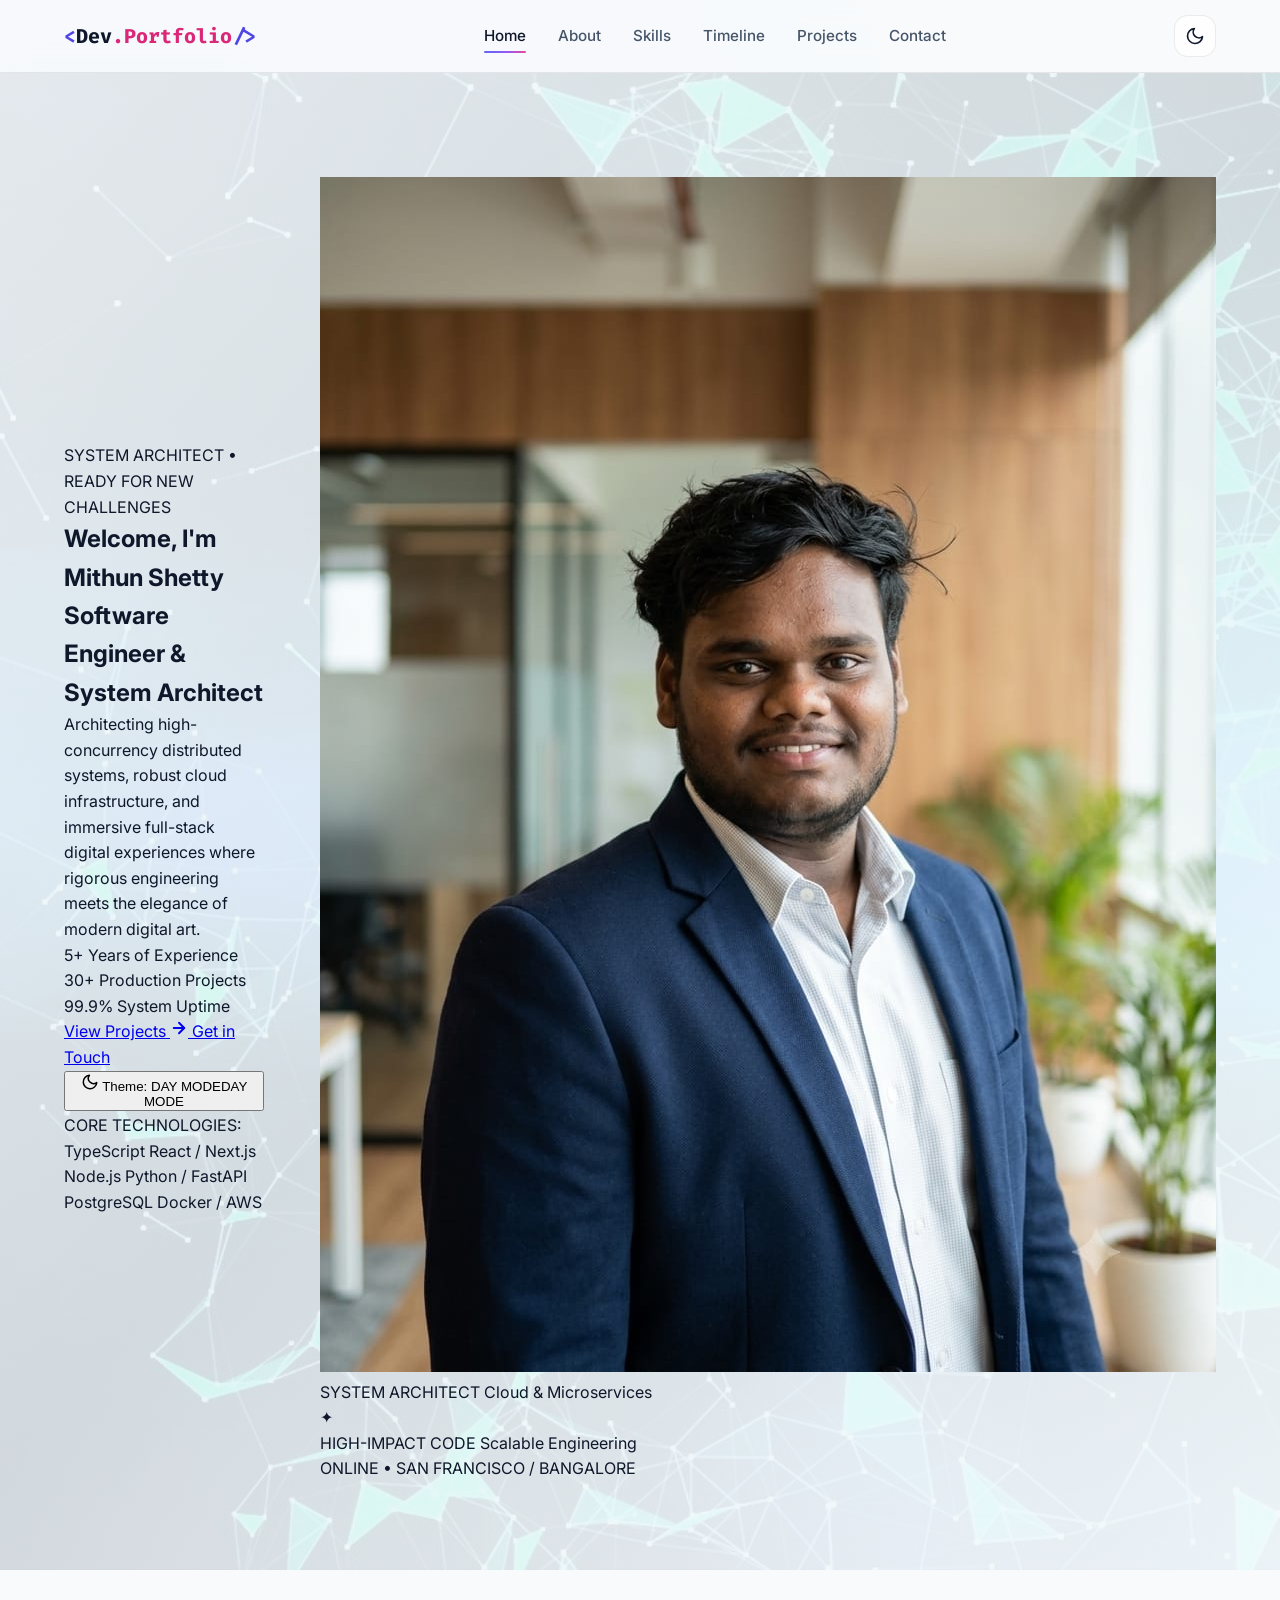
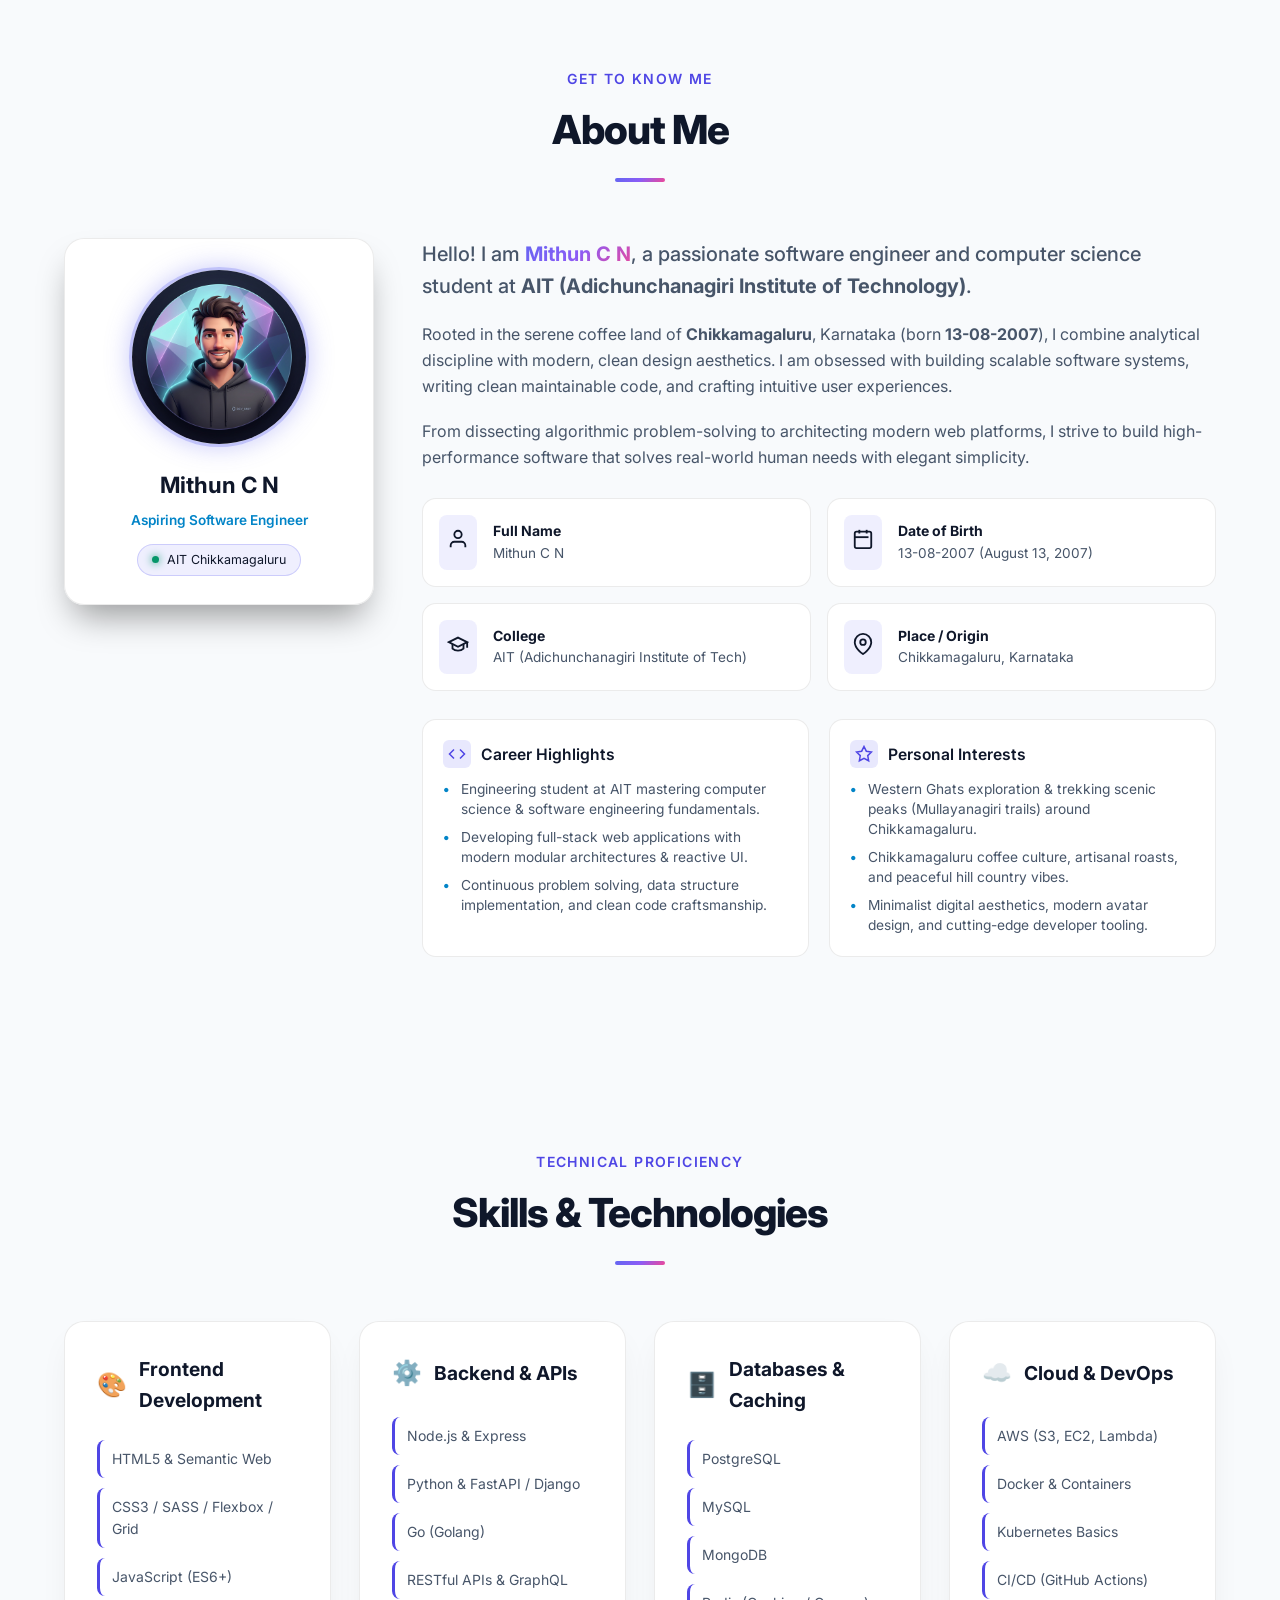
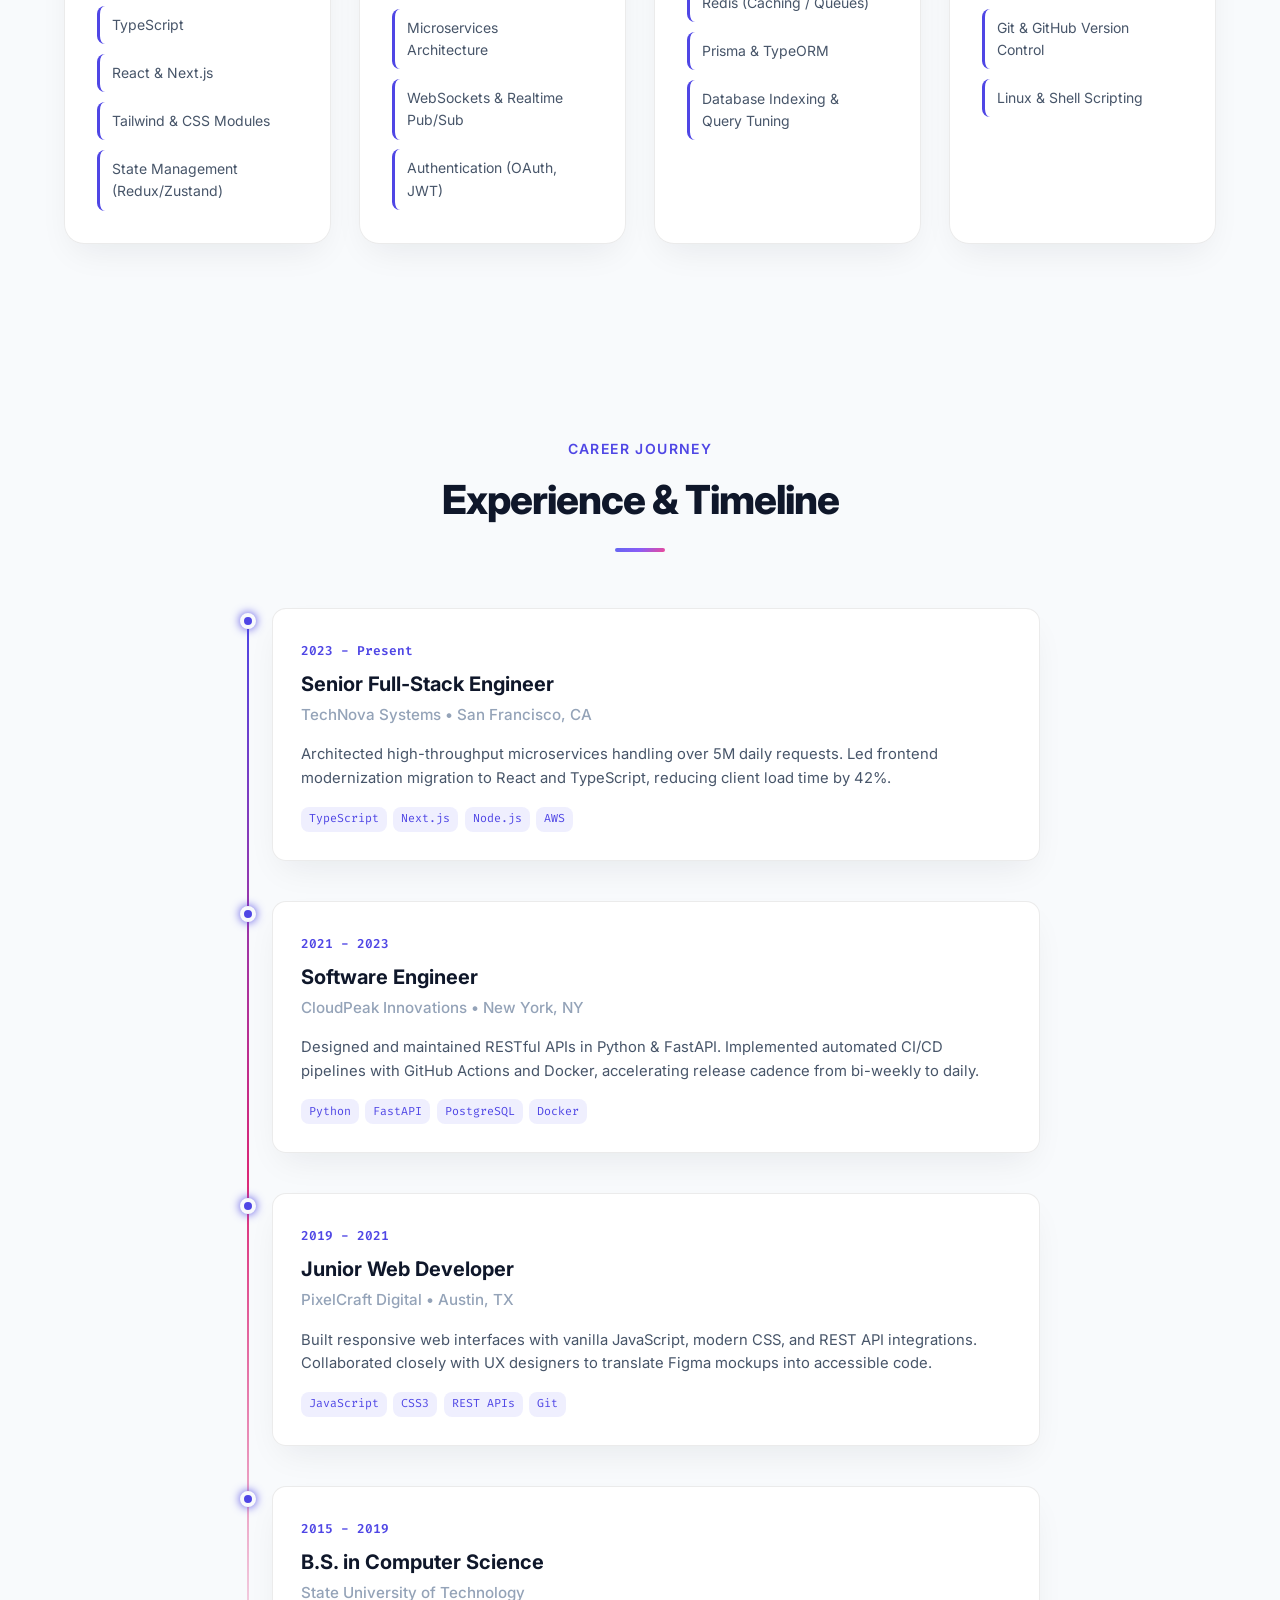
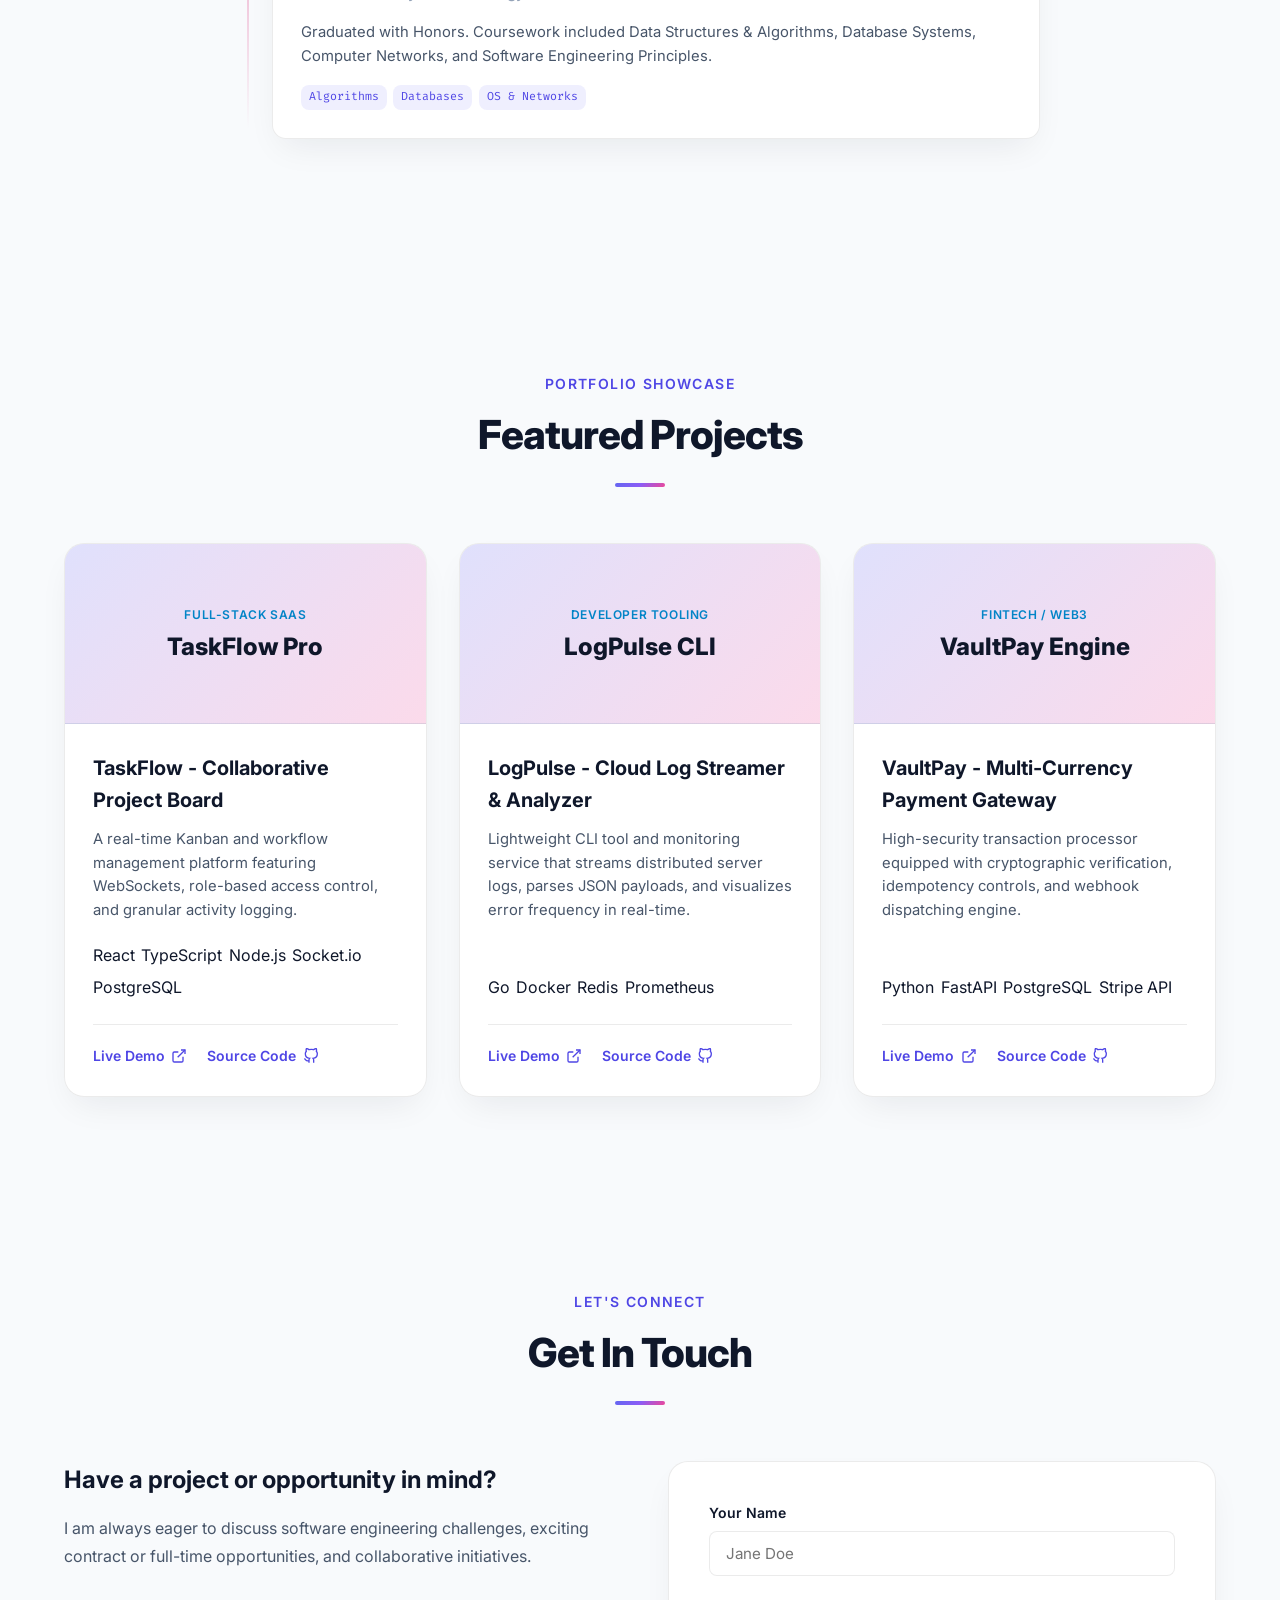
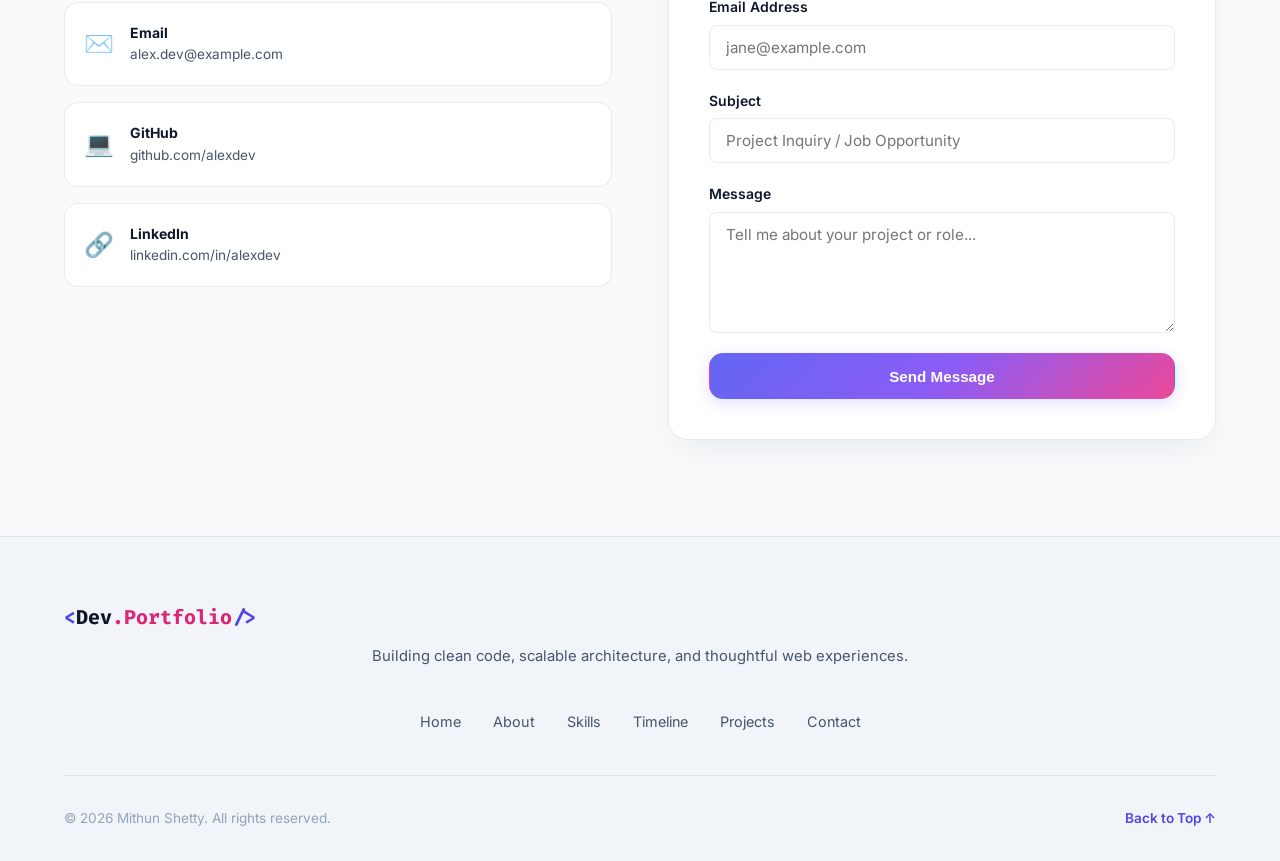
<file: index.html>
<!DOCTYPE html>
<html lang="en">
<head>
  <meta charset="UTF-8">
  <meta name="viewport" content="width=device-width, initial-scale=1.0">
  <meta name="description" content="Portfolio of Mithun Shetty - Software Engineer & System Architect specializing in modern full-stack web applications, system design, and clean code.">
  <title>Mithun Shetty | Software Engineer &amp; System Architect</title>
  
  <!-- Preconnect to Google Fonts -->
  <link rel="preconnect" href="https://fonts.googleapis.com">
  <link rel="preconnect" href="https://fonts.gstatic.com" crossorigin>
  <link href="https://fonts.googleapis.com/css2?family=Fira+Code:wght@400;500&family=Inter:wght@300;400;500;600;700;800&family=Press+Start+2P&family=Silkscreen:wght@400;700&display=swap" rel="stylesheet">
  
  <!-- Stylesheet -->
  <link rel="stylesheet" href="style.css">
</head>
<body>

  <!-- ========================================================= -->
  <!-- HEADER & NAVIGATION                                      -->
  <!-- ========================================================= -->
  <header class="site-header" id="header">
    <div class="container header-container">
      <a href="#hero" class="brand-logo" aria-label="Home">
        <span class="logo-bracket">&lt;</span><span class="logo-text">Dev</span><span class="logo-accent">.Portfolio</span><span class="logo-bracket">/&gt;</span>
      </a>

      <!-- Desktop Navigation Menu -->
      <nav class="site-nav" id="site-nav" aria-label="Main Navigation">
        <ul class="nav-list">
          <li class="nav-item"><a href="#hero" class="nav-link active">Home</a></li>
          <li class="nav-item"><a href="#about" class="nav-link">About</a></li>
          <li class="nav-item"><a href="#skills" class="nav-link">Skills</a></li>
          <li class="nav-item"><a href="#timeline" class="nav-link">Timeline</a></li>
          <li class="nav-item"><a href="#projects" class="nav-link">Projects</a></li>
          <li class="nav-item"><a href="#contact" class="nav-link">Contact</a></li>
        </ul>
      </nav>

      <div class="header-actions">
        <!-- =================================================== -->
        <!-- PLACEHOLDER: NIGHT / DARK MODE TOGGLE               -->
        <!-- =================================================== -->
        <!-- 
          Night Mode Toggle Button:
          - Toggles light / dark color scheme
          - Accessible with aria-pressed and aria-label
          - Includes SVGs for Sun and Moon icons
        -->
        <button id="theme-toggle" class="theme-toggle" type="button" aria-label="Toggle dark/night mode" aria-pressed="true" title="Toggle night mode">
          <svg class="theme-icon icon-sun" xmlns="http://www.w3.org/2000/svg" width="20" height="20" viewBox="0 0 24 24" fill="none" stroke="currentColor" stroke-width="2" stroke-linecap="round" stroke-linejoin="round" aria-hidden="true">
            <circle cx="12" cy="12" r="5"></circle>
            <line x1="12" y1="1" x2="12" y2="3"></line>
            <line x1="12" y1="21" x2="12" y2="23"></line>
            <line x1="4.22" y1="4.22" x2="5.64" y2="5.64"></line>
            <line x1="18.36" y1="18.36" x2="19.78" y2="19.78"></line>
            <line x1="1" y1="12" x2="3" y2="12"></line>
            <line x1="21" y1="12" x2="23" y2="12"></line>
            <line x1="4.22" y1="19.78" x2="5.64" y2="18.36"></line>
            <line x1="18.36" y1="5.64" x2="19.78" y2="4.22"></line>
          </svg>
          <svg class="theme-icon icon-moon" xmlns="http://www.w3.org/2000/svg" width="20" height="20" viewBox="0 0 24 24" fill="none" stroke="currentColor" stroke-width="2" stroke-linecap="round" stroke-linejoin="round" aria-hidden="true">
            <path d="M21 12.79A9 9 0 1 1 11.21 3 7 7 0 0 0 21 12.79z"></path>
          </svg>
          <span class="sr-only">Toggle Night Mode</span>
        </button>
        <!-- END PLACEHOLDER: NIGHT MODE TOGGLE -->

        <!-- Mobile Navigation Toggle -->
        <button id="mobile-menu-btn" class="mobile-menu-btn" aria-label="Open navigation menu" aria-expanded="false" aria-controls="site-nav">
          <span class="hamburger-bar"></span>
          <span class="hamburger-bar"></span>
          <span class="hamburger-bar"></span>
        </button>
      </div>
    </div>
  </header>

  <!-- ========================================================= -->
  <!-- MAIN CONTENT AREA                                        -->
  <!-- ========================================================= -->
  <main id="main-content">

    <!-- ======================================================= -->
    <!-- ======================================================= -->
    <!-- SECTION: HERO (MODERN ART STYLE DESIGN)                 -->
    <!-- ======================================================= -->
    <section id="hero" class="section hero-section modern-art-hero" aria-labelledby="hero-heading">
      <!-- Ambient Modern Art Canvas Accents & Geometric Glow Elements -->
      <div class="modern-art-backdrop-glow" aria-hidden="true"></div>
      <div class="modern-art-geometric-nodes" aria-hidden="true">
        <span class="art-geo-node geo-node-1"></span>
        <span class="art-geo-node geo-node-2"></span>
        <span class="art-geo-node geo-node-3"></span>
      </div>

      <div class="container hero-container modern-art-container">
        <!-- Hero Content / Modern Art Editorial Canvas -->
        <div class="hero-content modern-art-canvas">
          
          <!-- Modern Art Live Status Badge -->
          <div class="modern-art-badge">
            <span class="art-indicator-ring">
              <span class="art-indicator-core"></span>
            </span>
            <span class="art-badge-label">SYSTEM ARCHITECT &bull; READY FOR NEW CHALLENGES</span>
          </div>

          <!-- Main Welcoming Title -->
          <h1 id="hero-heading" class="hero-title modern-art-title">
            <span class="hero-salutation">Welcome, I'm</span>
            <span class="hero-name-gradient">Mithun Shetty</span>
            <span class="hero-role-headline">Software Engineer &amp; System Architect</span>
          </h1>

          <!-- Brief Welcoming Tagline -->
          <p class="hero-description modern-art-tagline">
            Architecting high-concurrency distributed systems, robust cloud infrastructure, and immersive full-stack digital experiences where rigorous engineering meets the elegance of modern digital art.
          </p>

          <!-- Modern Art Key Metrics Strip -->
          <div class="modern-art-stats-strip" aria-label="Key engineering achievements">
            <div class="art-stat-box">
              <span class="art-stat-num">5<span class="art-stat-plus">+</span></span>
              <span class="art-stat-text">Years of Experience</span>
            </div>
            <div class="art-stat-divider" aria-hidden="true"></div>
            <div class="art-stat-box">
              <span class="art-stat-num">30<span class="art-stat-plus">+</span></span>
              <span class="art-stat-text">Production Projects</span>
            </div>
            <div class="art-stat-divider" aria-hidden="true"></div>
            <div class="art-stat-box">
              <span class="art-stat-num">99.9<span class="art-stat-plus">%</span></span>
              <span class="art-stat-text">System Uptime</span>
            </div>
          </div>

          <!-- Interactive Modern Art Action Buttons & Night Mode Toggle -->
          <div class="hero-actions modern-art-actions">
            <a href="#projects" class="art-btn art-btn-primary" id="hero-projects-btn">
              <span>View Projects</span>
              <svg class="art-btn-arrow" xmlns="http://www.w3.org/2000/svg" width="18" height="18" viewBox="0 0 24 24" fill="none" stroke="currentColor" stroke-width="2.5" stroke-linecap="round" stroke-linejoin="round" aria-hidden="true">
                <line x1="5" y1="12" x2="19" y2="12"></line>
                <polyline points="12 5 19 12 12 19"></polyline>
              </svg>
            </a>
            
            <a href="#contact" class="art-btn art-btn-secondary" id="hero-contact-btn">
              <span>Get in Touch</span>
            </a>

            <!-- =================================================== -->
            <!-- HERO NIGHT MODE TOGGLE (MEDIA QUERY SYNCED)         -->
            <!-- =================================================== -->
            <button type="button" class="art-btn art-btn-toggle" id="hero-theme-toggle" aria-label="Toggle Night Mode" title="Toggle night / day mode">
              <span class="art-toggle-icon-wrap" aria-hidden="true">
                <!-- Sun Icon (Active in Dark Mode / Switches to Light) -->
                <svg class="icon-sun" xmlns="http://www.w3.org/2000/svg" width="18" height="18" viewBox="0 0 24 24" fill="none" stroke="currentColor" stroke-width="2" stroke-linecap="round" stroke-linejoin="round">
                  <circle cx="12" cy="12" r="5"></circle>
                  <line x1="12" y1="1" x2="12" y2="3"></line>
                  <line x1="12" y1="21" x2="12" y2="23"></line>
                  <line x1="4.22" y1="4.22" x2="5.64" y2="5.64"></line>
                  <line x1="18.36" y1="18.36" x2="19.78" y2="19.78"></line>
                  <line x1="1" y1="12" x2="3" y2="12"></line>
                  <line x1="21" y1="12" x2="23" y2="12"></line>
                  <line x1="4.22" y1="19.78" x2="5.64" y2="18.36"></line>
                  <line x1="18.36" y1="5.64" x2="19.78" y2="4.22"></line>
                </svg>
                <!-- Moon Icon (Active in Light Mode / Switches to Dark) -->
                <svg class="icon-moon" xmlns="http://www.w3.org/2000/svg" width="18" height="18" viewBox="0 0 24 24" fill="none" stroke="currentColor" stroke-width="2" stroke-linecap="round" stroke-linejoin="round">
                  <path d="M21 12.79A9 9 0 1 1 11.21 3 7 7 0 0 0 21 12.79z"></path>
                </svg>
              </span>
              <span class="art-toggle-label">
                <span class="art-toggle-caption">Theme:</span>
                <span class="art-toggle-status theme-text-status pixel-toggle-text">NIGHT MODE</span>
              </span>
            </button>
            <!-- END HERO NIGHT MODE TOGGLE -->
          </div>

          <!-- Modern Art Equipped Technology Matrix -->
          <div class="modern-art-tech-matrix">
            <span class="tech-matrix-title">CORE TECHNOLOGIES:</span>
            <div class="tech-tags modern-art-tags">
              <span class="art-tag"><span class="tag-accent-dot"></span> TypeScript</span>
              <span class="art-tag"><span class="tag-accent-dot"></span> React / Next.js</span>
              <span class="art-tag"><span class="tag-accent-dot"></span> Node.js</span>
              <span class="art-tag"><span class="tag-accent-dot"></span> Python / FastAPI</span>
              <span class="art-tag"><span class="tag-accent-dot"></span> PostgreSQL</span>
              <span class="art-tag"><span class="tag-accent-dot"></span> Docker / AWS</span>
            </div>
          </div>
        </div>

        <!-- Hero Visual: Modern Art Gallery Portrait & Asymmetric Framing -->
        <div class="hero-visual modern-art-visual">
          <div class="art-gallery-frame">
            <!-- Modern Art Geometric Floating Canvases -->
            <div class="art-geometric-backing art-backing-cyan" aria-hidden="true"></div>
            <div class="art-geometric-backing art-backing-violet" aria-hidden="true"></div>

            <!-- Main Portrait Card with Frosted Glass Border -->
            <div class="art-portrait-card">
              <div class="art-image-inner">
                <img src="mithun profilre.jpeg" alt="Mithun Shetty - Software Engineer" class="modern-art-image" onerror="this.onerror=null; this.src='https://images.unsplash.com/photo-1534972195531-a756b1126f24?auto=format&fit=crop&w=600&q=80';">
                <div class="art-image-gradient-overlay"></div>
              </div>

              <!-- Modern Art Floating Chips -->
              <div class="art-floating-pill pill-top">
                <span class="pill-glow-orb"></span>
                <div class="pill-text-group">
                  <span class="pill-title">SYSTEM ARCHITECT</span>
                  <span class="pill-subtitle">Cloud &amp; Microservices</span>
                </div>
              </div>

              <div class="art-floating-pill pill-bottom">
                <span class="pill-icon">✦</span>
                <div class="pill-text-group">
                  <span class="pill-title">HIGH-IMPACT CODE</span>
                  <span class="pill-subtitle">Scalable Engineering</span>
                </div>
              </div>

              <!-- Card Status Bar -->
              <div class="art-card-footer">
                <span class="art-pulse-dot"></span>
                <span class="art-footer-status">ONLINE &bull; SAN FRANCISCO / BANGALORE</span>
              </div>
            </div>
          </div>
        </div>
      </div>
    </section>
    <!-- END SECTION: HERO -->

    <!-- ======================================================= -->
    <!-- SECTION: ABOUT (PLACEHOLDER)                            -->
    <!-- ======================================================= -->
    <!-- 
      About Section:
      - Biography / background story
      - Core philosophies & engineering focus
      - Key milestones or quick stats
    -->
        <!-- ======================================================= -->
    <!-- SECTION: ABOUT ME                                       -->
    <!-- ======================================================= -->
    <section id="about" class="section about-section" aria-labelledby="about-heading">
      <div class="container">
        <div class="section-header">
          <span class="section-subtitle">Get To Know Me</span>
          <h2 id="about-heading" class="section-title">About Me</h2>
          <div class="section-divider"></div>
        </div>

        <div class="about-grid about-modern-grid">
          
          <!-- Modern Art Avatar & Identity Showcase -->
          <div class="about-avatar-container">
            <div class="about-avatar-card">
              <div class="about-avatar-glow"></div>
              <div class="about-avatar-frame">
                <img src="modern-avatar.jpg" alt="Mithun C N - Modern Art Avatar" class="about-avatar-img" onerror="this.onerror=null; this.src='mithun profilre.jpeg';">
              </div>
              <div class="about-avatar-meta">
                <h3 class="about-avatar-name">Mithun C N</h3>
                <span class="about-avatar-role">Aspiring Software Engineer</span>
                <div class="about-avatar-status">
                  <span class="status-pulse-dot"></span>
                  <span>AIT Chikkamagaluru</span>
                </div>
              </div>
            </div>
          </div>

          <!-- Clean Minimalistic Bio & Highlights -->
          <div class="about-bio-container">
            <div class="about-bio">
              <p class="about-lead">
                Hello! I am <strong class="text-gradient">Mithun C N</strong>, a passionate software engineer and computer science student at <strong>AIT (Adichunchanagiri Institute of Technology)</strong>.
              </p>
              <p>
                Rooted in the serene coffee land of <strong>Chikkamagaluru</strong>, Karnataka (born <strong>13-08-2007</strong>), I combine analytical discipline with modern, clean design aesthetics. I am obsessed with building scalable software systems, writing clean maintainable code, and crafting intuitive user experiences.
              </p>
              <p>
                From dissecting algorithmic problem-solving to architecting modern web platforms, I strive to build high-performance software that solves real-world human needs with elegant simplicity.
              </p>
            </div>

            <!-- Essential Info Cards -->
            <div class="about-highlights about-info-grid">
              <div class="highlight-item">
                <span class="highlight-icon">
                  <svg width="22" height="22" viewBox="0 0 24 24" fill="none" stroke="currentColor" stroke-width="2"><path d="M20 21v-2a4 4 0 0 0-4-4H8a4 4 0 0 0-4 4v2"></path><circle cx="12" cy="7" r="4"></circle></svg>
                </span>
                <div>
                  <strong>Full Name</strong>
                  <p>Mithun C N</p>
                </div>
              </div>

              <div class="highlight-item">
                <span class="highlight-icon">
                  <svg width="22" height="22" viewBox="0 0 24 24" fill="none" stroke="currentColor" stroke-width="2"><rect x="3" y="4" width="18" height="18" rx="2" ry="2"></rect><line x1="16" y1="2" x2="16" y2="6"></line><line x1="8" y1="2" x2="8" y2="6"></line><line x1="3" y1="10" x2="18" y2="10"></line></svg>
                </span>
                <div>
                  <strong>Date of Birth</strong>
                  <p>13-08-2007 (August 13, 2007)</p>
                </div>
              </div>

              <div class="highlight-item">
                <span class="highlight-icon">
                  <svg width="22" height="22" viewBox="0 0 24 24" fill="none" stroke="currentColor" stroke-width="2"><path d="M22 10v6M2 10l10-5 10 5-10 5z"></path><path d="M6 12v5c3 3 9 3 12 0v-5"></path></svg>
                </span>
                <div>
                  <strong>College</strong>
                  <p>AIT (Adichunchanagiri Institute of Tech)</p>
                </div>
              </div>

              <div class="highlight-item">
                <span class="highlight-icon">
                  <svg width="22" height="22" viewBox="0 0 24 24" fill="none" stroke="currentColor" stroke-width="2"><path d="M21 10c0 7-9 13-9 13s-9-6-9-13a9 9 0 0 1 18 0z"></path><circle cx="12" cy="10" r="3"></circle></svg>
                </span>
                <div>
                  <strong>Place / Origin</strong>
                  <p>Chikkamagaluru, Karnataka</p>
                </div>
              </div>
            </div>

            <!-- Career Highlights & Personal Interests Sub-Cards -->
            <div class="about-extras-grid">
              <div class="about-extra-card">
                <div class="extra-card-header">
                  <span class="extra-icon">
                    <svg width="18" height="18" viewBox="0 0 24 24" fill="none" stroke="currentColor" stroke-width="2"><polyline points="16 18 22 12 16 6"></polyline><polyline points="8 6 2 12 8 18"></polyline></svg>
                  </span>
                  <h4>Career Highlights</h4>
                </div>
                <ul class="extra-list">
                  <li>Engineering student at AIT mastering computer science &amp; software engineering fundamentals.</li>
                  <li>Developing full-stack web applications with modern modular architectures &amp; reactive UI.</li>
                  <li>Continuous problem solving, data structure implementation, and clean code craftsmanship.</li>
                </ul>
              </div>

              <div class="about-extra-card">
                <div class="extra-card-header">
                  <span class="extra-icon">
                    <svg width="18" height="18" viewBox="0 0 24 24" fill="none" stroke="currentColor" stroke-width="2"><polygon points="12 2 15.09 8.26 22 9.27 17 14.14 18.18 21.02 12 17.77 5.82 21.02 7 14.14 2 9.27 8.91 8.26 12 2"></polygon></svg>
                  </span>
                  <h4>Personal Interests</h4>
                </div>
                <ul class="extra-list">
                  <li>Western Ghats exploration &amp; trekking scenic peaks (Mullayanagiri trails) around Chikkamagaluru.</li>
                  <li>Chikkamagaluru coffee culture, artisanal roasts, and peaceful hill country vibes.</li>
                  <li>Minimalist digital aesthetics, modern avatar design, and cutting-edge developer tooling.</li>
                </ul>
              </div>
            </div>

          </div>

        </div>
      </div>
    </section>
<!-- END SECTION: ABOUT -->

    <!-- ======================================================= -->
    <!-- SECTION: SKILLS (PLACEHOLDER)                           -->
    <!-- ======================================================= -->
    <!-- 
      Skills Section:
      - Categorized technical proficiencies:
        1. Languages (JS/TS, Python, Go, Java, SQL)
        2. Frontend (React, Vue, Next.js, HTML5/CSS3)
        3. Backend & Cloud (Node, Express, Django, AWS, Docker, K8s)
        4. Databases & Tools (PostgreSQL, Redis, Git, CI/CD)
    -->
    <section id="skills" class="section skills-section" aria-labelledby="skills-heading">
      <div class="container">
        <div class="section-header">
          <span class="section-subtitle">Technical Proficiency</span>
          <h2 id="skills-heading" class="section-title">Skills &amp; Technologies</h2>
          <div class="section-divider"></div>
        </div>

        <div class="skills-grid">
          <!-- Skill Category: Frontend -->
          <article class="skill-category-card">
            <div class="category-header">
              <span class="category-icon">🎨</span>
              <h3 class="category-title">Frontend Development</h3>
            </div>
            <ul class="skills-list">
              <li class="skill-pill">HTML5 &amp; Semantic Web</li>
              <li class="skill-pill">CSS3 / SASS / Flexbox / Grid</li>
              <li class="skill-pill">JavaScript (ES6+)</li>
              <li class="skill-pill">TypeScript</li>
              <li class="skill-pill">React &amp; Next.js</li>
              <li class="skill-pill">Tailwind &amp; CSS Modules</li>
              <li class="skill-pill">State Management (Redux/Zustand)</li>
            </ul>
          </article>

          <!-- Skill Category: Backend & APIs -->
          <article class="skill-category-card">
            <div class="category-header">
              <span class="category-icon">⚙️</span>
              <h3 class="category-title">Backend &amp; APIs</h3>
            </div>
            <ul class="skills-list">
              <li class="skill-pill">Node.js &amp; Express</li>
              <li class="skill-pill">Python &amp; FastAPI / Django</li>
              <li class="skill-pill">Go (Golang)</li>
              <li class="skill-pill">RESTful APIs &amp; GraphQL</li>
              <li class="skill-pill">Microservices Architecture</li>
              <li class="skill-pill">WebSockets &amp; Realtime Pub/Sub</li>
              <li class="skill-pill">Authentication (OAuth, JWT)</li>
            </ul>
          </article>

          <!-- Skill Category: Databases & Storage -->
          <article class="skill-category-card">
            <div class="category-header">
              <span class="category-icon">🗄️</span>
              <h3 class="category-title">Databases &amp; Caching</h3>
            </div>
            <ul class="skills-list">
              <li class="skill-pill">PostgreSQL</li>
              <li class="skill-pill">MySQL</li>
              <li class="skill-pill">MongoDB</li>
              <li class="skill-pill">Redis (Caching / Queues)</li>
              <li class="skill-pill">Prisma &amp; TypeORM</li>
              <li class="skill-pill">Database Indexing &amp; Query Tuning</li>
            </ul>
          </article>

          <!-- Skill Category: DevOps & Tools -->
          <article class="skill-category-card">
            <div class="category-header">
              <span class="category-icon">☁️</span>
              <h3 class="category-title">Cloud &amp; DevOps</h3>
            </div>
            <ul class="skills-list">
              <li class="skill-pill">AWS (S3, EC2, Lambda)</li>
              <li class="skill-pill">Docker &amp; Containers</li>
              <li class="skill-pill">Kubernetes Basics</li>
              <li class="skill-pill">CI/CD (GitHub Actions)</li>
              <li class="skill-pill">Git &amp; GitHub Version Control</li>
              <li class="skill-pill">Linux &amp; Shell Scripting</li>
            </ul>
          </article>
        </div>
      </div>
    </section>
    <!-- END SECTION: SKILLS -->

    <!-- ======================================================= -->
    <!-- SECTION: TIMELINE / EXPERIENCE (PLACEHOLDER)            -->
    <!-- ======================================================= -->
    <!-- 
      Timeline Section:
      - Chronological list of work experience and/or education
      - Company/Institution, Role/Degree, Dates, Key achievements
    -->
    <section id="timeline" class="section timeline-section" aria-labelledby="timeline-heading">
      <div class="container">
        <div class="section-header">
          <span class="section-subtitle">Career Journey</span>
          <h2 id="timeline-heading" class="section-title">Experience &amp; Timeline</h2>
          <div class="section-divider"></div>
        </div>

        <div class="timeline-wrapper">
          <!-- Timeline Item 1 -->
          <div class="timeline-item">
            <div class="timeline-dot"></div>
            <div class="timeline-content">
              <span class="timeline-date">2023 - Present</span>
              <h3 class="timeline-role">Senior Full-Stack Engineer</h3>
              <h4 class="timeline-company">TechNova Systems • San Francisco, CA</h4>
              <p class="timeline-desc">
                Architected high-throughput microservices handling over 5M daily requests. Led frontend modernization migration to React and TypeScript, reducing client load time by 42%.
              </p>
              <div class="timeline-tags">
                <span class="mini-tag">TypeScript</span>
                <span class="mini-tag">Next.js</span>
                <span class="mini-tag">Node.js</span>
                <span class="mini-tag">AWS</span>
              </div>
            </div>
          </div>

          <!-- Timeline Item 2 -->
          <div class="timeline-item">
            <div class="timeline-dot"></div>
            <div class="timeline-content">
              <span class="timeline-date">2021 - 2023</span>
              <h3 class="timeline-role">Software Engineer</h3>
              <h4 class="timeline-company">CloudPeak Innovations • New York, NY</h4>
              <p class="timeline-desc">
                Designed and maintained RESTful APIs in Python &amp; FastAPI. Implemented automated CI/CD pipelines with GitHub Actions and Docker, accelerating release cadence from bi-weekly to daily.
              </p>
              <div class="timeline-tags">
                <span class="mini-tag">Python</span>
                <span class="mini-tag">FastAPI</span>
                <span class="mini-tag">PostgreSQL</span>
                <span class="mini-tag">Docker</span>
              </div>
            </div>
          </div>

          <!-- Timeline Item 3 -->
          <div class="timeline-item">
            <div class="timeline-dot"></div>
            <div class="timeline-content">
              <span class="timeline-date">2019 - 2021</span>
              <h3 class="timeline-role">Junior Web Developer</h3>
              <h4 class="timeline-company">PixelCraft Digital • Austin, TX</h4>
              <p class="timeline-desc">
                Built responsive web interfaces with vanilla JavaScript, modern CSS, and REST API integrations. Collaborated closely with UX designers to translate Figma mockups into accessible code.
              </p>
              <div class="timeline-tags">
                <span class="mini-tag">JavaScript</span>
                <span class="mini-tag">CSS3</span>
                <span class="mini-tag">REST APIs</span>
                <span class="mini-tag">Git</span>
              </div>
            </div>
          </div>

          <!-- Timeline Item 4 (Education) -->
          <div class="timeline-item">
            <div class="timeline-dot"></div>
            <div class="timeline-content">
              <span class="timeline-date">2015 - 2019</span>
              <h3 class="timeline-role">B.S. in Computer Science</h3>
              <h4 class="timeline-company">State University of Technology</h4>
              <p class="timeline-desc">
                Graduated with Honors. Coursework included Data Structures &amp; Algorithms, Database Systems, Computer Networks, and Software Engineering Principles.
              </p>
              <div class="timeline-tags">
                <span class="mini-tag">Algorithms</span>
                <span class="mini-tag">Databases</span>
                <span class="mini-tag">OS &amp; Networks</span>
              </div>
            </div>
          </div>
        </div>
      </div>
    </section>
    <!-- END SECTION: TIMELINE -->

    <!-- ======================================================= -->
    <!-- SECTION: PROJECTS (PLACEHOLDER)                         -->
    <!-- ======================================================= -->
    <!-- 
      Projects Section:
      - Showcase of featured software engineering projects
      - Project card structure: Image/preview, Title, Description, Tech stack pills, Live demo & GitHub links
    -->
    <section id="projects" class="section projects-section" aria-labelledby="projects-heading">
      <div class="container">
        <div class="section-header">
          <span class="section-subtitle">Portfolio Showcase</span>
          <h2 id="projects-heading" class="section-title">Featured Projects</h2>
          <div class="section-divider"></div>
        </div>

        <div class="projects-grid">
          <!-- Project 1 -->
          <article class="project-card">
            <div class="project-image-box">
              <div class="project-preview-mockup">
                <span class="mockup-tag">Full-Stack SaaS</span>
                <h4 class="mockup-title">TaskFlow Pro</h4>
              </div>
            </div>
            <div class="project-body">
              <h3 class="project-title">TaskFlow - Collaborative Project Board</h3>
              <p class="project-description">
                A real-time Kanban and workflow management platform featuring WebSockets, role-based access control, and granular activity logging.
              </p>
              <div class="project-tags">
                <span class="tag">React</span>
                <span class="tag">TypeScript</span>
                <span class="tag">Node.js</span>
                <span class="tag">Socket.io</span>
                <span class="tag">PostgreSQL</span>
              </div>
              <div class="project-links">
                <a href="#projects" class="project-link" aria-label="View Live Demo for TaskFlow">
                  <span>Live Demo</span>
                  <svg width="16" height="16" viewBox="0 0 24 24" fill="none" stroke="currentColor" stroke-width="2"><path d="M18 13v6a2 2 0 0 1-2 2H5a2 2 0 0 1-2-2V8a2 2 0 0 1 2-2h6"></path><polyline points="15 3 21 3 21 9"></polyline><line x1="10" y1="14" x2="21" y2="3"></line></svg>
                </a>
                <a href="#projects" class="project-link" aria-label="View Source Code for TaskFlow">
                  <span>Source Code</span>
                  <svg width="16" height="16" viewBox="0 0 24 24" fill="none" stroke="currentColor" stroke-width="2"><path d="M9 19c-5 1.5-5-2.5-7-3m14 6v-3.87a3.37 3.37 0 0 0-.94-2.61c3.14-.35 6.44-1.54 6.44-7A5.44 5.44 0 0 0 20 4.77 5.07 5.07 0 0 0 19.91 1S18.73.65 16 2.48a13.38 13.38 0 0 0-7 0C6.27.65 5.09 1 5.09 1A5.07 5.07 0 0 0 5 4.77a5.44 5.44 0 0 0-1.5 3.78c0 5.42 3.3 6.61 6.44 7A3.37 3.37 0 0 0 9 18.13V22"></path></svg>
                </a>
              </div>
            </div>
          </article>

          <!-- Project 2 -->
          <article class="project-card">
            <div class="project-image-box">
              <div class="project-preview-mockup">
                <span class="mockup-tag">Developer Tooling</span>
                <h4 class="mockup-title">LogPulse CLI</h4>
              </div>
            </div>
            <div class="project-body">
              <h3 class="project-title">LogPulse - Cloud Log Streamer &amp; Analyzer</h3>
              <p class="project-description">
                Lightweight CLI tool and monitoring service that streams distributed server logs, parses JSON payloads, and visualizes error frequency in real-time.
              </p>
              <div class="project-tags">
                <span class="tag">Go</span>
                <span class="tag">Docker</span>
                <span class="tag">Redis</span>
                <span class="tag">Prometheus</span>
              </div>
              <div class="project-links">
                <a href="#projects" class="project-link" aria-label="View Live Demo for LogPulse">
                  <span>Live Demo</span>
                  <svg width="16" height="16" viewBox="0 0 24 24" fill="none" stroke="currentColor" stroke-width="2"><path d="M18 13v6a2 2 0 0 1-2 2H5a2 2 0 0 1-2-2V8a2 2 0 0 1 2-2h6"></path><polyline points="15 3 21 3 21 9"></polyline><line x1="10" y1="14" x2="21" y2="3"></line></svg>
                </a>
                <a href="#projects" class="project-link" aria-label="View Source Code for LogPulse">
                  <span>Source Code</span>
                  <svg width="16" height="16" viewBox="0 0 24 24" fill="none" stroke="currentColor" stroke-width="2"><path d="M9 19c-5 1.5-5-2.5-7-3m14 6v-3.87a3.37 3.37 0 0 0-.94-2.61c3.14-.35 6.44-1.54 6.44-7A5.44 5.44 0 0 0 20 4.77 5.07 5.07 0 0 0 19.91 1S18.73.65 16 2.48a13.38 13.38 0 0 0-7 0C6.27.65 5.09 1 5.09 1A5.07 5.07 0 0 0 5 4.77a5.44 5.44 0 0 0-1.5 3.78c0 5.42 3.3 6.61 6.44 7A3.37 3.37 0 0 0 9 18.13V22"></path></svg>
                </a>
              </div>
            </div>
          </article>

          <!-- Project 3 -->
          <article class="project-card">
            <div class="project-image-box">
              <div class="project-preview-mockup">
                <span class="mockup-tag">Fintech / Web3</span>
                <h4 class="mockup-title">VaultPay Engine</h4>
              </div>
            </div>
            <div class="project-body">
              <h3 class="project-title">VaultPay - Multi-Currency Payment Gateway</h3>
              <p class="project-description">
                High-security transaction processor equipped with cryptographic verification, idempotency controls, and webhook dispatching engine.
              </p>
              <div class="project-tags">
                <span class="tag">Python</span>
                <span class="tag">FastAPI</span>
                <span class="tag">PostgreSQL</span>
                <span class="tag">Stripe API</span>
              </div>
              <div class="project-links">
                <a href="#projects" class="project-link" aria-label="View Live Demo for VaultPay">
                  <span>Live Demo</span>
                  <svg width="16" height="16" viewBox="0 0 24 24" fill="none" stroke="currentColor" stroke-width="2"><path d="M18 13v6a2 2 0 0 1-2 2H5a2 2 0 0 1-2-2V8a2 2 0 0 1 2-2h6"></path><polyline points="15 3 21 3 21 9"></polyline><line x1="10" y1="14" x2="21" y2="3"></line></svg>
                </a>
                <a href="#projects" class="project-link" aria-label="View Source Code for VaultPay">
                  <span>Source Code</span>
                  <svg width="16" height="16" viewBox="0 0 24 24" fill="none" stroke="currentColor" stroke-width="2"><path d="M9 19c-5 1.5-5-2.5-7-3m14 6v-3.87a3.37 3.37 0 0 0-.94-2.61c3.14-.35 6.44-1.54 6.44-7A5.44 5.44 0 0 0 20 4.77 5.07 5.07 0 0 0 19.91 1S18.73.65 16 2.48a13.38 13.38 0 0 0-7 0C6.27.65 5.09 1 5.09 1A5.07 5.07 0 0 0 5 4.77a5.44 5.44 0 0 0-1.5 3.78c0 5.42 3.3 6.61 6.44 7A3.37 3.37 0 0 0 9 18.13V22"></path></svg>
                </a>
              </div>
            </div>
          </article>
        </div>
      </div>
    </section>
    <!-- END SECTION: PROJECTS -->

    <!-- ======================================================= -->
    <!-- SECTION: CONTACT (PLACEHOLDER)                          -->
    <!-- ======================================================= -->
    <!-- 
      Contact Section:
      - Contact form with semantic inputs (Name, Email, Message)
      - Direct contact links (Email, LinkedIn, GitHub, X/Twitter)
    -->
    <section id="contact" class="section contact-section" aria-labelledby="contact-heading">
      <div class="container">
        <div class="section-header">
          <span class="section-subtitle">Let's Connect</span>
          <h2 id="contact-heading" class="section-title">Get In Touch</h2>
          <div class="section-divider"></div>
        </div>

        <div class="contact-grid">
          <div class="contact-info">
            <h3 class="contact-info-title">Have a project or opportunity in mind?</h3>
            <p class="contact-info-text">
              I am always eager to discuss software engineering challenges, exciting contract or full-time opportunities, and collaborative initiatives.
            </p>
            <div class="contact-methods">
              <a href="mailto:alex.dev@example.com" class="contact-item">
                <span class="contact-icon">✉️</span>
                <div>
                  <strong>Email</strong>
                  <p>alex.dev@example.com</p>
                </div>
              </a>
              <a href="https://github.com" target="_blank" rel="noopener noreferrer" class="contact-item">
                <span class="contact-icon">💻</span>
                <div>
                  <strong>GitHub</strong>
                  <p>github.com/alexdev</p>
                </div>
              </a>
              <a href="https://linkedin.com" target="_blank" rel="noopener noreferrer" class="contact-item">
                <span class="contact-icon">🔗</span>
                <div>
                  <strong>LinkedIn</strong>
                  <p>linkedin.com/in/alexdev</p>
                </div>
              </a>
            </div>
          </div>

          <form class="contact-form" action="#" method="POST" id="contact-form">
            <div class="form-group">
              <label for="contact-name">Your Name</label>
              <input type="text" id="contact-name" name="name" placeholder="Jane Doe" required autocomplete="name">
            </div>
            <div class="form-group">
              <label for="contact-email">Email Address</label>
              <input type="email" id="contact-email" name="email" placeholder="jane@example.com" required autocomplete="email">
            </div>
            <div class="form-group">
              <label for="contact-subject">Subject</label>
              <input type="text" id="contact-subject" name="subject" placeholder="Project Inquiry / Job Opportunity" required>
            </div>
            <div class="form-group">
              <label for="contact-message">Message</label>
              <textarea id="contact-message" name="message" rows="5" placeholder="Tell me about your project or role..." required></textarea>
            </div>
            <button type="submit" class="btn btn-primary btn-block">Send Message</button>
          </form>
        </div>
      </div>
    </section>
    <!-- END SECTION: CONTACT -->

  </main>

  <!-- ========================================================= -->
  <!-- FOOTER                                                   -->
  <!-- ========================================================= -->
  <!-- 
    Footer:
    - Copyright notice, back-to-top link, social media links
  -->
  <footer class="site-footer" id="footer">
    <div class="container footer-container">
      <div class="footer-brand">
        <a href="#hero" class="brand-logo">
          <span class="logo-bracket">&lt;</span><span class="logo-text">Dev</span><span class="logo-accent">.Portfolio</span><span class="logo-bracket">/&gt;</span>
        </a>
        <p class="footer-tagline">Building clean code, scalable architecture, and thoughtful web experiences.</p>
      </div>

      <div class="footer-links">
        <ul class="footer-nav">
          <li><a href="#hero">Home</a></li>
          <li><a href="#about">About</a></li>
          <li><a href="#skills">Skills</a></li>
          <li><a href="#timeline">Timeline</a></li>
          <li><a href="#projects">Projects</a></li>
          <li><a href="#contact">Contact</a></li>
        </ul>
      </div>

      <div class="footer-bottom">
        <p class="copyright">&copy; <span id="current-year">2026</span> Mithun Shetty. All rights reserved.</p>
        <a href="#header" class="back-to-top" aria-label="Back to top">
          Back to Top ↑
        </a>
      </div>
    </div>
  </footer>
  <!-- END FOOTER -->

  <!-- JavaScript for Night Mode Toggle & Interactivity -->
  <script src="script.js"></script>
</body>
</html>
</file>
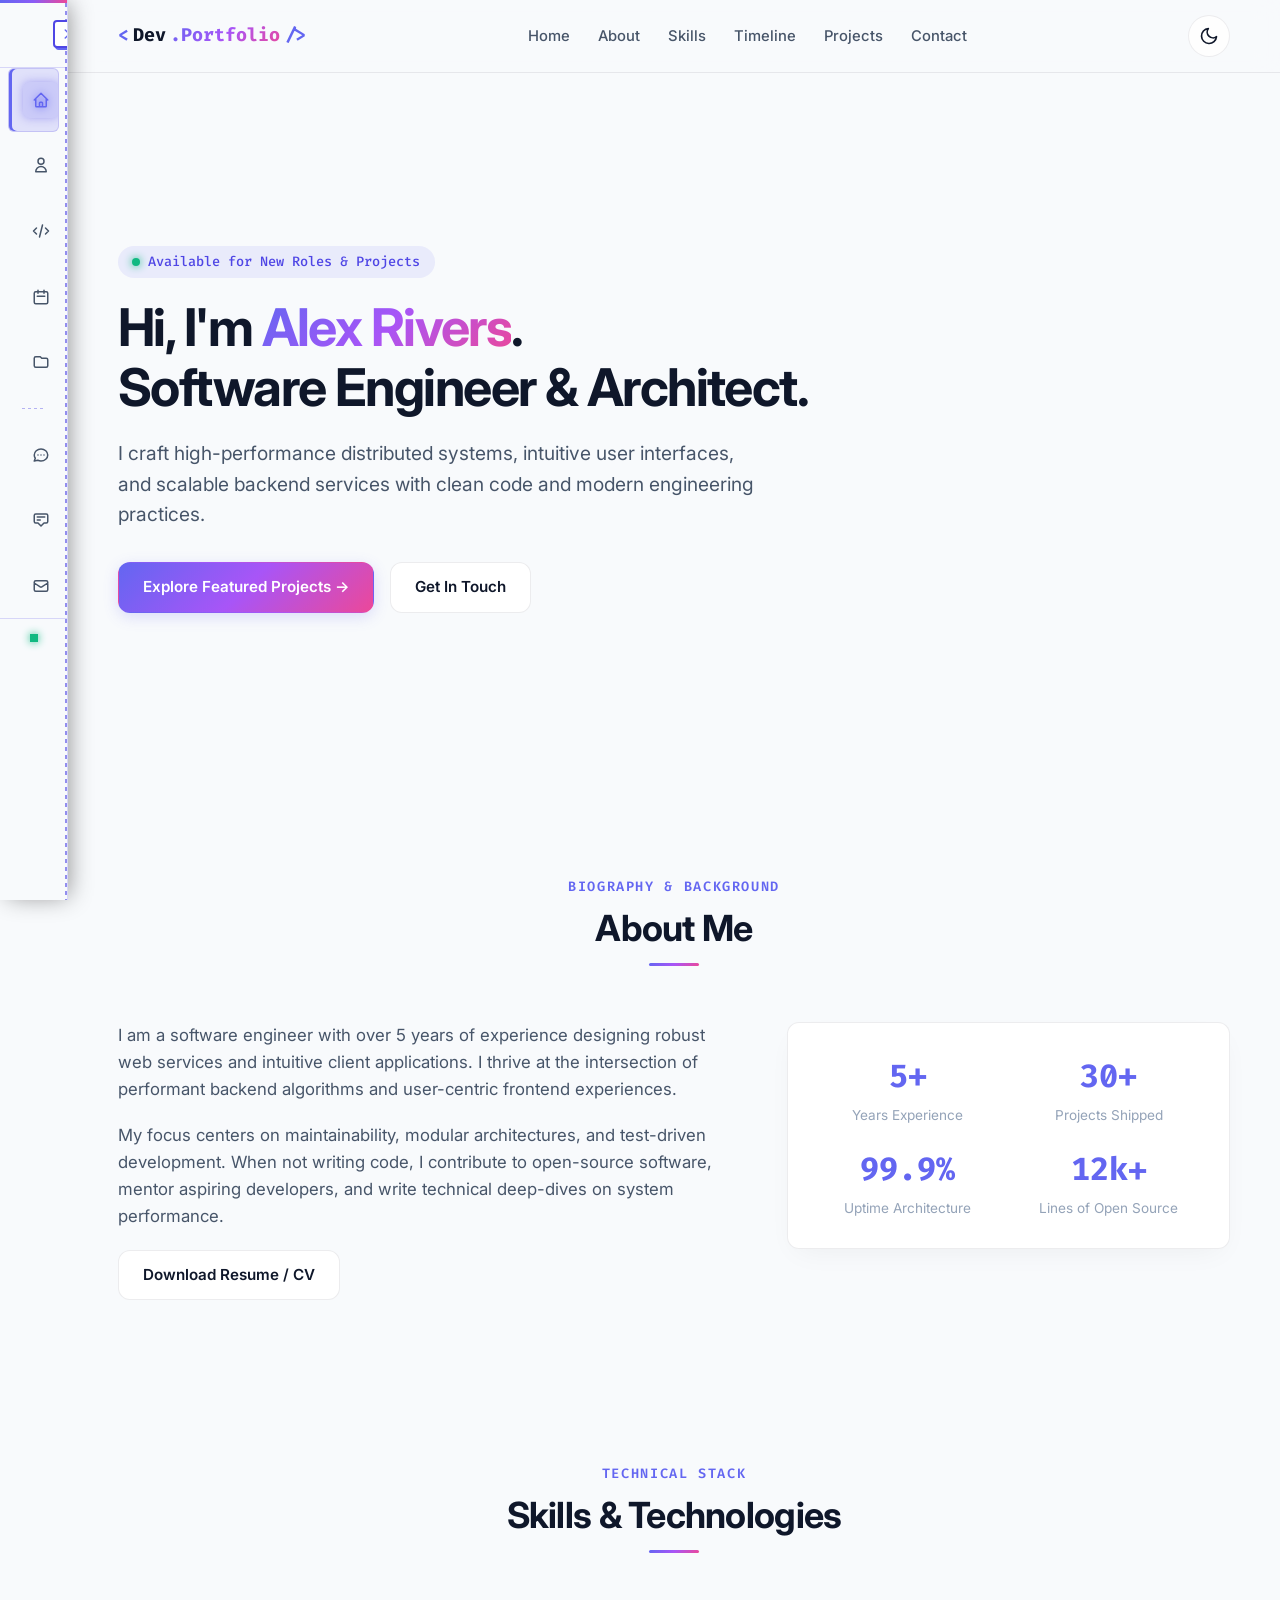
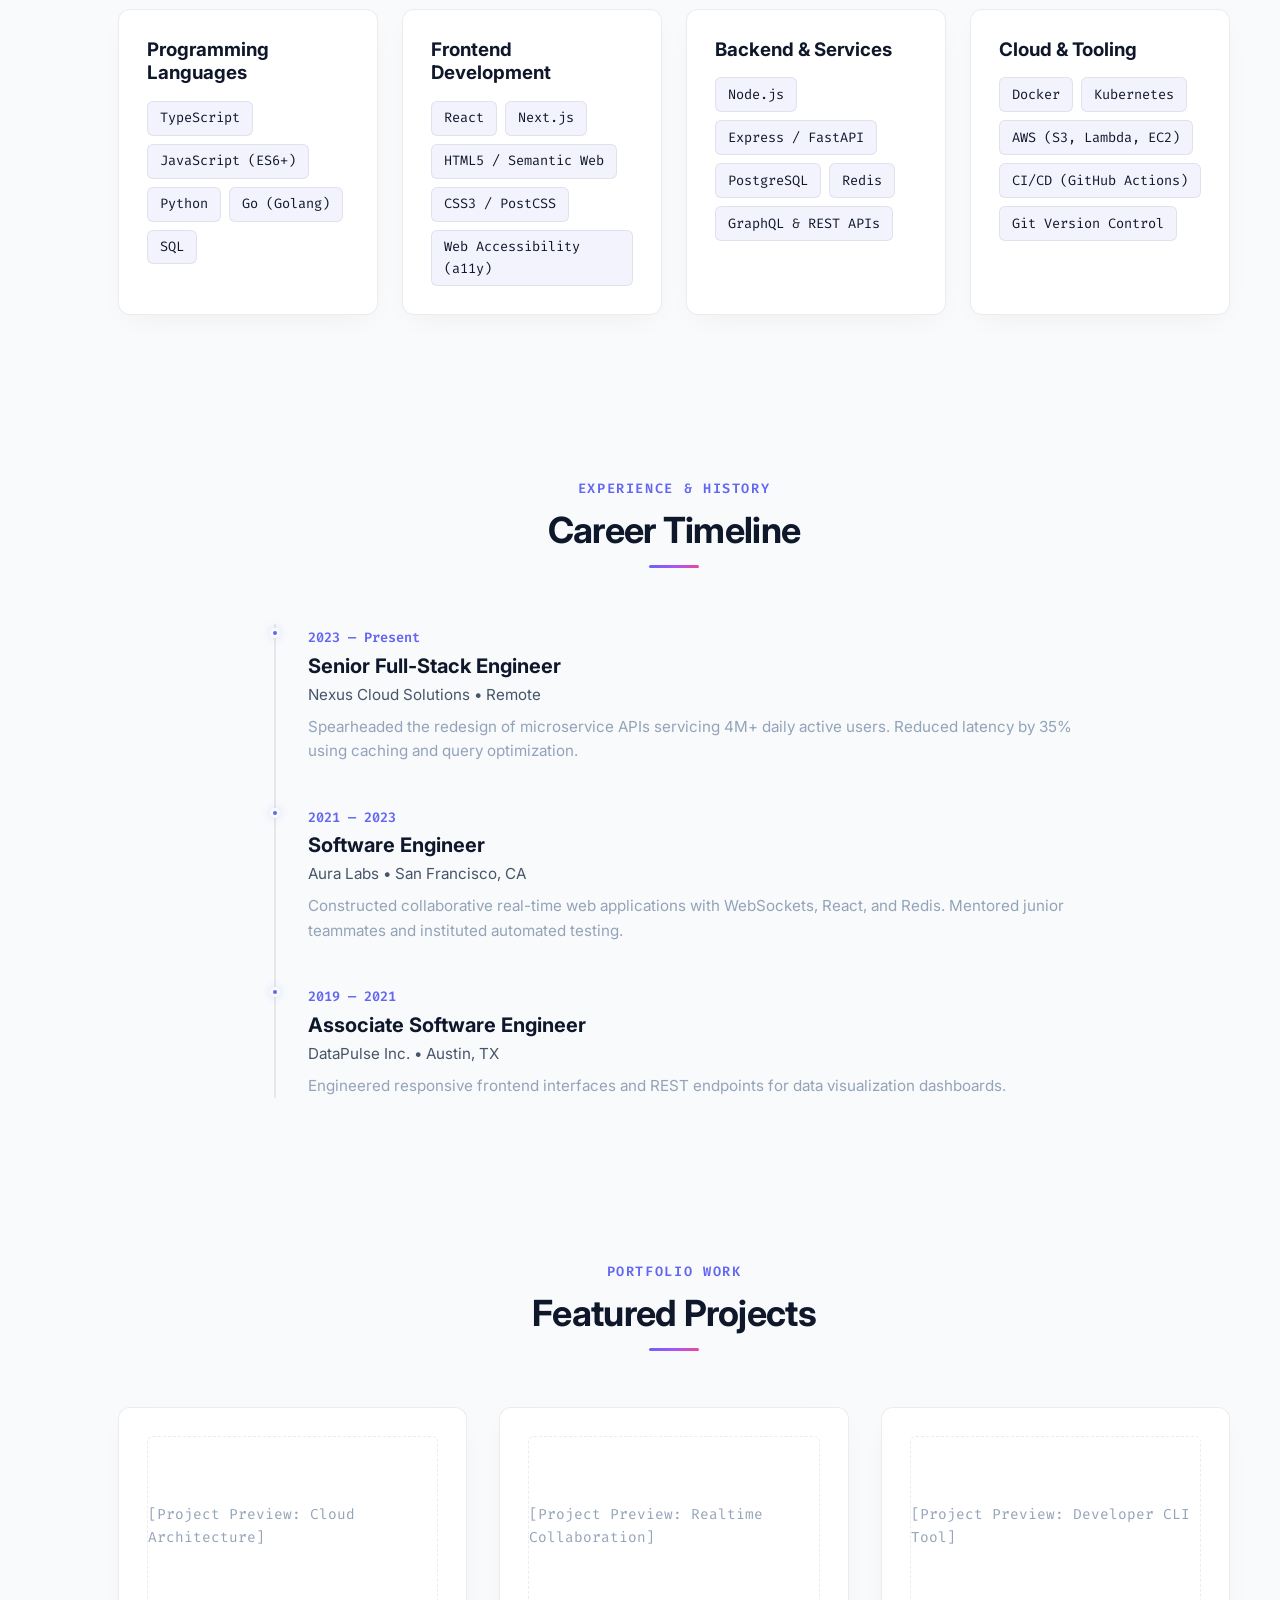
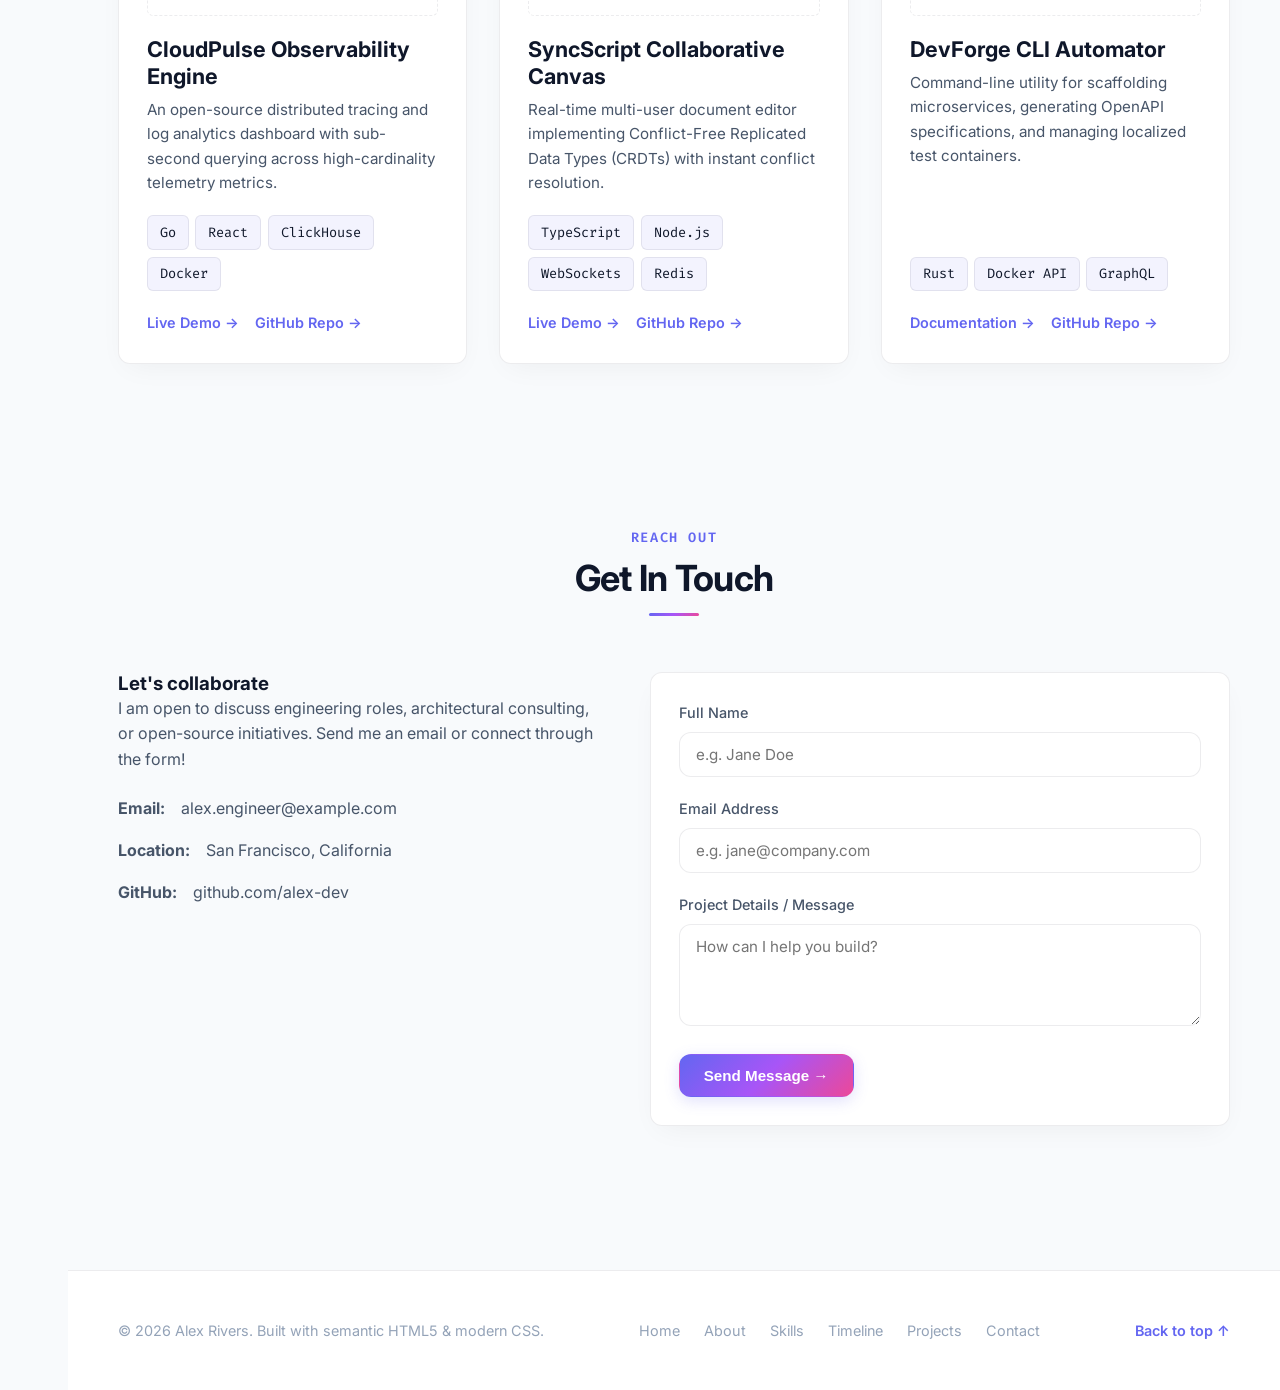
<file: portfolio.html>
<!DOCTYPE html>
<html lang="en" data-theme="dark">
<head>
  <meta charset="UTF-8">
  <meta name="viewport" content="width=device-width, initial-scale=1.0">
  <meta name="description" content="Portfolio of a Software Engineer - System design, full-stack development, and software architecture.">
  <meta name="author" content="Software Engineer">
  <title>Software Engineer Portfolio | Structure Template</title>

  <!-- Google Fonts for Modern Typography -->
  <link rel="preconnect" href="https://fonts.googleapis.com">
  <link rel="preconnect" href="https://fonts.gstatic.com" crossorigin>
  <link href="https://fonts.googleapis.com/css2?family=Fira+Code:wght@400;500;600&family=Inter:wght@300;400;500;600;700;800&display=swap" rel="stylesheet">

  <!-- Optional External Stylesheet -->
  <!-- <link rel="stylesheet" href="style.css"> -->

  <!-- Embedded Premium Styling & Theme Variables -->
  <style>
    /* ==========================================================================
       CSS Custom Properties / Theme Variables (Supports Dark & Light Mode)
       ========================================================================== */
    :root {
      /* Dark Theme (Default) */
      --bg-primary: #0b0f19;
      --bg-secondary: #111827;
      --bg-card: rgba(17, 24, 39, 0.75);
      --bg-card-hover: rgba(31, 41, 55, 0.85);
      --text-primary: #f3f4f6;
      --text-secondary: #9ca3af;
      --text-muted: #6b7280;
      --border-subtle: rgba(255, 255, 255, 0.08);
      --border-hover: rgba(99, 102, 241, 0.5);
      --accent-primary: #6366f1;
      --accent-secondary: #8b5cf6;
      --accent-gradient: linear-gradient(135deg, #6366f1 0%, #a855f7 50%, #ec4899 100%);
      --accent-glow: rgba(99, 102, 241, 0.35);
      --card-shadow: 0 10px 30px -10px rgba(0, 0, 0, 0.5);
      --card-shadow-hover: 0 20px 40px -15px rgba(99, 102, 241, 0.25);
      --header-bg: rgba(11, 15, 25, 0.85);
      --code-bg: rgba(99, 102, 241, 0.1);
      --badge-bg: rgba(99, 102, 241, 0.15);
      --badge-color: #818cf8;
      --radius-sm: 6px;
      --radius-md: 12px;
      --radius-lg: 18px;
      --radius-pill: 9999px;
      --transition-base: all 0.25s cubic-bezier(0.4, 0, 0.2, 1);

      /* Sidebar-specific tokens */
      --sidebar-width: 240px;
      --sidebar-collapsed-width: 68px;
      --sidebar-bg: rgba(7, 10, 18, 0.97);
      --sidebar-border: rgba(99, 102, 241, 0.25);
      --sidebar-link-hover: rgba(99, 102, 241, 0.12);
      --sidebar-link-active: rgba(99, 102, 241, 0.2);
      --sidebar-icon-glow: rgba(99, 102, 241, 0.55);
      --pixel-border-color: #6366f1;
    }

    /* Light Theme Overrides */
    [data-theme="light"] {
      --bg-primary: #f8fafc;
      --bg-secondary: #ffffff;
      --bg-card: rgba(255, 255, 255, 0.9);
      --bg-card-hover: #ffffff;
      --text-primary: #0f172a;
      --text-secondary: #475569;
      --text-muted: #94a3b8;
      --border-subtle: rgba(15, 23, 42, 0.08);
      --border-hover: rgba(99, 102, 241, 0.4);
      --accent-glow: rgba(99, 102, 241, 0.2);
      --card-shadow: 0 10px 30px -10px rgba(0, 0, 0, 0.06);
      --card-shadow-hover: 0 20px 40px -15px rgba(99, 102, 241, 0.15);
      --header-bg: rgba(248, 250, 252, 0.85);
      --code-bg: rgba(99, 102, 241, 0.08);
      --badge-bg: rgba(99, 102, 241, 0.1);
      --badge-color: #4f46e5;
      --sidebar-bg: rgba(248, 250, 252, 0.98);
      --sidebar-border: rgba(79, 70, 229, 0.2);
      --sidebar-link-hover: rgba(79, 70, 229, 0.08);
      --sidebar-link-active: rgba(79, 70, 229, 0.14);
      --sidebar-icon-glow: rgba(79, 70, 229, 0.4);
      --pixel-border-color: #4f46e5;
    }

    /* Reset & Base Styles */
    *, *::before, *::after {
      box-sizing: border-box;
      margin: 0;
      padding: 0;
    }

    html {
      scroll-behavior: smooth;
      font-size: 16px;
    }

    body {
      font-family: 'Inter', -apple-system, BlinkMacSystemFont, 'Segoe UI', Roboto, sans-serif;
      background-color: var(--bg-primary);
      color: var(--text-primary);
      line-height: 1.6;
      transition: background-color 0.3s ease, color 0.3s ease;
      min-height: 100vh;
      overflow-x: hidden;
      /* Push content right to make room for sidebar */
      padding-left: var(--sidebar-collapsed-width);
    }

    body.sidebar-expanded {
      padding-left: var(--sidebar-width);
    }

    /* Skip link for screen readers */
    .skip-link {
      position: absolute;
      top: -100px;
      left: 1rem;
      background: var(--accent-primary);
      color: #ffffff;
      padding: 0.5rem 1rem;
      border-radius: var(--radius-sm);
      z-index: 9999;
      font-weight: 600;
      transition: top 0.2s ease;
    }
    .skip-link:focus {
      top: 1rem;
    }

    /* Layout Containers */
    .container {
      width: 100%;
      max-width: 1160px;
      margin: 0 auto;
      padding: 0 1.5rem;
    }

    /* ==============================================================
       VERTICAL SIDEBAR NAVIGATION — PIXEL ART AESTHETIC
       ============================================================== */

    /* === Core Sidebar Shell === */
    .pixel-sidebar {
      position: fixed;
      top: 0;
      left: 0;
      height: 100vh;
      width: var(--sidebar-collapsed-width);
      background: var(--sidebar-bg);
      border-right: 1px solid var(--sidebar-border);
      z-index: 1200;
      display: flex;
      flex-direction: column;
      overflow: hidden;
      transition: width 0.3s cubic-bezier(0.4, 0, 0.2, 1);
      box-shadow: 4px 0 24px -4px rgba(0, 0, 0, 0.45);
      backdrop-filter: blur(18px);
      -webkit-backdrop-filter: blur(18px);
    }

    /* Pixel-art outer glow + retro top accent bar */
    .pixel-sidebar::before {
      content: '';
      position: absolute;
      top: 0;
      left: 0;
      right: 0;
      height: 3px;
      background: linear-gradient(90deg, #6366f1 0%, #8b5cf6 50%, #ec4899 100%);
    }

    /* Pixelated dashed right border overlay */
    .pixel-sidebar::after {
      content: '';
      position: absolute;
      top: 3px;
      right: 0;
      bottom: 0;
      width: 2px;
      background: repeating-linear-gradient(
        to bottom,
        var(--pixel-border-color) 0px,
        var(--pixel-border-color) 4px,
        transparent 4px,
        transparent 8px
      );
      opacity: 0.6;
    }

    /* Expanded state */
    .pixel-sidebar.expanded {
      width: var(--sidebar-width);
    }

    /* === Sidebar Header (Logo + Toggle) === */
    .sidebar-header {
      display: flex;
      align-items: center;
      justify-content: center;
      height: 68px;
      min-height: 68px;
      padding: 0 0.85rem;
      border-bottom: 1px solid var(--sidebar-border);
      position: relative;
      flex-shrink: 0;
    }

    .sidebar-logo {
      font-family: 'Fira Code', monospace;
      font-size: 0.8rem;
      font-weight: 700;
      color: var(--accent-primary);
      white-space: nowrap;
      opacity: 0;
      width: 0;
      overflow: hidden;
      transition: opacity 0.2s ease 0s, width 0.3s ease;
      letter-spacing: 0.06em;
    }

    .pixel-sidebar.expanded .sidebar-logo {
      opacity: 1;
      width: auto;
      transition: opacity 0.2s ease 0.15s, width 0.3s ease;
    }

    /* Toggle button (hamburger / arrow) */
    .sidebar-toggle-btn {
      position: absolute;
      right: -14px;
      top: 50%;
      transform: translateY(-50%);
      width: 28px;
      height: 28px;
      background: var(--bg-secondary);
      border: 2px solid var(--pixel-border-color);
      border-radius: 4px;
      display: flex;
      align-items: center;
      justify-content: center;
      cursor: pointer;
      color: var(--accent-primary);
      z-index: 10;
      transition: background 0.2s ease, box-shadow 0.2s ease;
      box-shadow: 2px 2px 0 0 var(--accent-primary);
      flex-shrink: 0;
    }

    .sidebar-toggle-btn:hover {
      background: var(--sidebar-link-hover);
      box-shadow: 3px 3px 0 0 var(--accent-primary);
    }

    .sidebar-toggle-btn:focus-visible {
      outline: 2px solid var(--accent-primary);
      outline-offset: 3px;
    }

    .toggle-icon {
      width: 14px;
      height: 14px;
      transition: transform 0.3s ease;
      flex-shrink: 0;
    }

    .pixel-sidebar.expanded .toggle-icon {
      transform: rotate(180deg);
    }

    /* === Navigation Links Area === */
    .sidebar-nav {
      flex: 1;
      overflow-y: auto;
      overflow-x: hidden;
      padding: 1rem 0;
      scrollbar-width: thin;
      scrollbar-color: var(--accent-primary) transparent;
    }

    .sidebar-nav::-webkit-scrollbar {
      width: 3px;
    }
    .sidebar-nav::-webkit-scrollbar-thumb {
      background: var(--accent-primary);
      border-radius: 2px;
    }

    .sidebar-nav-list {
      list-style: none;
      display: flex;
      flex-direction: column;
      gap: 2px;
      padding: 0 0.5rem;
    }

    /* === Individual Nav Link === */
    .sidebar-nav-item {
      position: relative;
    }

    .sidebar-nav-link {
      display: flex;
      align-items: center;
      gap: 0.9rem;
      padding: 0.8rem 0.85rem;
      border-radius: 6px;
      color: var(--text-secondary);
      text-decoration: none;
      font-size: 0.875rem;
      font-weight: 500;
      white-space: nowrap;
      overflow: hidden;
      position: relative;
      transition: background 0.18s ease, color 0.18s ease, box-shadow 0.18s ease;
      /* Pixel-art left indicator */
      border: 1px solid transparent;
    }

    .sidebar-nav-link:hover {
      background: var(--sidebar-link-hover);
      color: var(--text-primary);
      border-color: var(--sidebar-border);
      box-shadow: inset 3px 0 0 var(--accent-primary);
    }

    .sidebar-nav-link:focus-visible {
      outline: 2px solid var(--accent-primary);
      outline-offset: 2px;
    }

    .sidebar-nav-link.active {
      background: var(--sidebar-link-active);
      color: var(--accent-primary);
      border-color: var(--sidebar-border);
      box-shadow: inset 3px 0 0 var(--accent-primary);
    }

    /* Pixel-art icon container */
    .nav-icon-wrap {
      width: 36px;
      height: 36px;
      display: flex;
      align-items: center;
      justify-content: center;
      flex-shrink: 0;
      border-radius: 6px;
      background: transparent;
      transition: background 0.18s ease, box-shadow 0.18s ease;
    }

    .sidebar-nav-link:hover .nav-icon-wrap,
    .sidebar-nav-link.active .nav-icon-wrap {
      background: var(--sidebar-link-active);
      box-shadow: 0 0 10px var(--sidebar-icon-glow);
    }

    .nav-icon {
      width: 18px;
      height: 18px;
      flex-shrink: 0;
      transition: color 0.18s ease;
    }

    .sidebar-nav-link.active .nav-icon {
      color: var(--accent-primary);
      filter: drop-shadow(0 0 4px var(--accent-primary));
    }

    /* Nav label text */
    .nav-label {
      font-family: 'Inter', sans-serif;
      letter-spacing: 0.01em;
      opacity: 0;
      width: 0;
      overflow: hidden;
      transition: opacity 0.15s ease 0s, width 0.3s ease;
      pointer-events: none;
    }

    .pixel-sidebar.expanded .nav-label {
      opacity: 1;
      width: auto;
      transition: opacity 0.2s ease 0.12s, width 0.3s ease;
      pointer-events: auto;
    }

    /* Pixel-art badge (optional count) */
    .nav-badge {
      margin-left: auto;
      padding: 0.12rem 0.45rem;
      font-size: 0.68rem;
      font-weight: 700;
      font-family: 'Fira Code', monospace;
      border-radius: 3px;
      background: var(--accent-primary);
      color: #ffffff;
      box-shadow: 1px 1px 0 0 rgba(0,0,0,0.4);
      flex-shrink: 0;
      opacity: 0;
      transition: opacity 0.15s ease;
    }

    .pixel-sidebar.expanded .nav-badge {
      opacity: 1;
      transition: opacity 0.2s ease 0.15s;
    }

    /* Tooltip for collapsed state (accessibility) */
    .sidebar-nav-link[title]::after {
      display: none; /* custom tooltip below */
    }

    .sidebar-tooltip {
      position: absolute;
      left: calc(var(--sidebar-collapsed-width) + 10px);
      top: 50%;
      transform: translateY(-50%);
      background: var(--bg-secondary);
      color: var(--text-primary);
      font-size: 0.8rem;
      font-weight: 600;
      padding: 0.4rem 0.75rem;
      border-radius: 5px;
      border: 1px solid var(--pixel-border-color);
      box-shadow: 3px 3px 0 0 rgba(99,102,241,0.35);
      white-space: nowrap;
      pointer-events: none;
      opacity: 0;
      z-index: 1300;
      transition: opacity 0.15s ease;
      font-family: 'Fira Code', monospace;
    }

    /* Show tooltip only when sidebar is collapsed */
    .pixel-sidebar:not(.expanded) .sidebar-nav-item:hover .sidebar-tooltip {
      opacity: 1;
    }

    /* === Sidebar Divider === */
    .sidebar-divider {
      height: 1px;
      margin: 0.75rem 0.85rem;
      background: repeating-linear-gradient(
        90deg,
        var(--pixel-border-color) 0px,
        var(--pixel-border-color) 3px,
        transparent 3px,
        transparent 6px
      );
      opacity: 0.4;
    }

    /* === Sidebar Footer (social + pixel counter) === */
    .sidebar-footer {
      padding: 0.75rem 0.5rem;
      border-top: 1px solid var(--sidebar-border);
      display: flex;
      align-items: center;
      justify-content: center;
      flex-shrink: 0;
    }

    .sidebar-pixel-counter {
      font-family: 'Fira Code', monospace;
      font-size: 0.6rem;
      color: var(--text-muted);
      text-align: center;
      white-space: nowrap;
      opacity: 0;
      width: 0;
      overflow: hidden;
      transition: opacity 0.15s ease 0s, width 0.3s ease;
    }

    .pixel-sidebar.expanded .sidebar-pixel-counter {
      opacity: 1;
      width: auto;
      transition: opacity 0.2s ease 0.15s, width 0.3s ease;
    }

    .sidebar-dot {
      width: 8px;
      height: 8px;
      background: #10b981;
      border-radius: 0;
      box-shadow: 0 0 8px #10b981;
      flex-shrink: 0;
    }

    /* === Mobile Overlay (hamburger trigger) === */
    .sidebar-mobile-overlay {
      display: none;
      position: fixed;
      inset: 0;
      background: rgba(0, 0, 0, 0.6);
      z-index: 1199;
      backdrop-filter: blur(2px);
    }

    .sidebar-mobile-overlay.visible {
      display: block;
    }

    .mobile-nav-btn {
      display: none;
      position: fixed;
      bottom: 1.5rem;
      right: 1.5rem;
      z-index: 1210;
      width: 52px;
      height: 52px;
      background: var(--accent-primary);
      border: 2px solid #ffffff;
      border-radius: 6px;
      box-shadow: 4px 4px 0 0 rgba(0,0,0,0.5);
      align-items: center;
      justify-content: center;
      cursor: pointer;
      color: #ffffff;
      transition: box-shadow 0.15s ease, transform 0.15s ease;
    }

    .mobile-nav-btn:hover {
      box-shadow: 6px 6px 0 0 rgba(0,0,0,0.5);
      transform: translate(-1px, -1px);
    }

    .mobile-nav-btn svg {
      width: 22px;
      height: 22px;
    }

    /* === Responsive Breakpoints === */
    @media (max-width: 1024px) {
      :root {
        --sidebar-width: 220px;
      }
    }

    @media (max-width: 768px) {
      body {
        padding-left: 0 !important;
      }

      body.sidebar-expanded {
        padding-left: 0 !important;
      }

      .pixel-sidebar {
        transform: translateX(-100%);
        width: var(--sidebar-width) !important;
        transition: transform 0.3s cubic-bezier(0.4, 0, 0.2, 1);
      }

      .pixel-sidebar.mobile-open {
        transform: translateX(0);
      }

      /* Force labels visible on mobile (sidebar is full-width when open) */
      .pixel-sidebar.mobile-open .nav-label {
        opacity: 1;
        width: auto;
      }

      .pixel-sidebar.mobile-open .sidebar-logo {
        opacity: 1;
        width: auto;
      }

      .pixel-sidebar.mobile-open .sidebar-pixel-counter {
        opacity: 1;
        width: auto;
      }

      .pixel-sidebar.mobile-open .nav-badge {
        opacity: 1;
      }

      .sidebar-toggle-btn {
        display: none;
      }

      .mobile-nav-btn {
        display: flex;
      }
    }

    /* Typography */
    h1, h2, h3, h4 {
      color: var(--text-primary);
      font-weight: 700;
      line-height: 1.25;
    }

    a {
      color: inherit;
      text-decoration: none;
      transition: var(--transition-base);
    }

    code, pre {
      font-family: 'Fira Code', monospace;
    }

    /* Section Global Styles */
    section {
      padding: 5rem 0;
      position: relative;
    }

    .section-header {
      text-align: center;
      margin-bottom: 3.5rem;
    }

    .section-subtitle {
      font-size: 0.85rem;
      font-weight: 600;
      text-transform: uppercase;
      letter-spacing: 0.12em;
      color: var(--accent-primary);
      display: inline-block;
      margin-bottom: 0.5rem;
      font-family: 'Fira Code', monospace;
    }

    .section-title {
      font-size: 2.25rem;
      letter-spacing: -0.02em;
    }

    .section-divider {
      width: 50px;
      height: 3px;
      background: var(--accent-gradient);
      margin: 0.75rem auto 0;
      border-radius: var(--radius-pill);
    }

    /* Header & Navigation */
    .site-header {
      position: sticky;
      top: 0;
      z-index: 1000;
      background-color: var(--header-bg);
      backdrop-filter: blur(12px);
      -webkit-backdrop-filter: blur(12px);
      border-bottom: 1px solid var(--border-subtle);
      transition: background-color 0.3s ease, border-color 0.3s ease;
    }

    .header-container {
      display: flex;
      align-items: center;
      justify-content: space-between;
      height: 4.5rem;
    }

    .brand-logo {
      font-family: 'Fira Code', monospace;
      font-size: 1.15rem;
      font-weight: 700;
      display: flex;
      align-items: center;
      gap: 0.25rem;
    }

    .logo-bracket {
      color: var(--accent-primary);
    }

    .logo-accent {
      background: var(--accent-gradient);
      -webkit-background-clip: text;
      -webkit-text-fill-color: transparent;
    }

    .nav-list {
      display: flex;
      align-items: center;
      list-style: none;
      gap: 1.75rem;
    }

    .nav-link {
      font-size: 0.925rem;
      font-weight: 500;
      color: var(--text-secondary);
    }

    .nav-link:hover, .nav-link:focus-visible {
      color: var(--accent-primary);
    }

    .header-actions {
      display: flex;
      align-items: center;
      gap: 1rem;
    }

    /* Night Mode Toggle Button Styling */
    .theme-toggle-btn {
      background: var(--bg-card);
      border: 1px solid var(--border-subtle);
      border-radius: var(--radius-pill);
      padding: 0.5rem;
      width: 2.6rem;
      height: 2.6rem;
      display: inline-flex;
      align-items: center;
      justify-content: center;
      cursor: pointer;
      color: var(--text-primary);
      transition: var(--transition-base);
    }

    .theme-toggle-btn:hover {
      border-color: var(--accent-primary);
      box-shadow: 0 0 12px var(--accent-glow);
      transform: translateY(-1px);
    }

    .theme-toggle-btn .icon-sun,
    .theme-toggle-btn .icon-moon {
      width: 1.25rem;
      height: 1.25rem;
      transition: transform 0.3s ease;
    }

    /* Show Sun in Dark Mode, Moon in Light Mode */
    [data-theme="dark"] .icon-moon { display: none; }
    [data-theme="dark"] .icon-sun { display: block; }
    [data-theme="light"] .icon-sun { display: none; }
    [data-theme="light"] .icon-moon { display: block; }

    /* Screen reader helper */
    .sr-only {
      position: absolute;
      width: 1px;
      height: 1px;
      padding: 0;
      margin: -1px;
      overflow: hidden;
      clip: rect(0, 0, 0, 0);
      white-space: nowrap;
      border-width: 0;
    }

    /* Buttons */
    .btn {
      display: inline-flex;
      align-items: center;
      justify-content: center;
      gap: 0.5rem;
      padding: 0.75rem 1.5rem;
      border-radius: var(--radius-md);
      font-size: 0.95rem;
      font-weight: 600;
      cursor: pointer;
      transition: var(--transition-base);
      border: 1px solid transparent;
    }

    .btn-primary {
      background: var(--accent-gradient);
      color: #ffffff;
      box-shadow: 0 4px 15px var(--accent-glow);
    }

    .btn-primary:hover {
      box-shadow: 0 6px 20px var(--accent-glow);
      transform: translateY(-2px);
    }

    .btn-secondary {
      background: var(--bg-card);
      border-color: var(--border-subtle);
      color: var(--text-primary);
    }

    .btn-secondary:hover {
      border-color: var(--accent-primary);
      background: var(--bg-card-hover);
      transform: translateY(-2px);
    }

    /* Card Base */
    .card {
      background: var(--bg-card);
      border: 1px solid var(--border-subtle);
      border-radius: var(--radius-md);
      padding: 1.75rem;
      box-shadow: var(--card-shadow);
      transition: var(--transition-base);
      backdrop-filter: blur(8px);
    }

    .card:hover {
      border-color: var(--border-hover);
      box-shadow: var(--card-shadow-hover);
      transform: translateY(-3px);
    }

    /* Hero Section */
    .hero-section {
      min-height: 80vh;
      display: flex;
      align-items: center;
      padding: 6rem 0 4rem;
    }

    .hero-content {
      max-width: 780px;
    }

    .hero-badge {
      display: inline-flex;
      align-items: center;
      gap: 0.5rem;
      padding: 0.35rem 0.9rem;
      border-radius: var(--radius-pill);
      background: var(--badge-bg);
      color: var(--badge-color);
      font-family: 'Fira Code', monospace;
      font-size: 0.85rem;
      font-weight: 500;
      margin-bottom: 1.25rem;
    }

    .hero-pulse-dot {
      width: 8px;
      height: 8px;
      background: #10b981;
      border-radius: 50%;
      box-shadow: 0 0 8px #10b981;
    }

    .hero-title {
      font-size: 3.25rem;
      line-height: 1.15;
      margin-bottom: 1.25rem;
      letter-spacing: -0.03em;
    }

    .hero-tagline {
      font-size: 1.2rem;
      color: var(--text-secondary);
      margin-bottom: 2rem;
      max-width: 650px;
    }

    .hero-actions {
      display: flex;
      flex-wrap: wrap;
      gap: 1rem;
      margin-bottom: 2.5rem;
    }

    /* About Section */
    .about-grid {
      display: grid;
      grid-template-columns: 1.4fr 1fr;
      gap: 3rem;
      align-items: start;
    }

    .about-text p {
      color: var(--text-secondary);
      margin-bottom: 1.25rem;
      font-size: 1.05rem;
    }

    .stats-grid {
      display: grid;
      grid-template-columns: repeat(2, 1fr);
      gap: 1rem;
    }

    .stat-item {
      text-align: center;
    }

    .stat-number {
      font-size: 2rem;
      font-weight: 800;
      color: var(--accent-primary);
      display: block;
      font-family: 'Fira Code', monospace;
    }

    .stat-label {
      font-size: 0.85rem;
      color: var(--text-muted);
    }

    /* Skills Section */
    .skills-grid {
      display: grid;
      grid-template-columns: repeat(auto-fit, minmax(250px, 1fr));
      gap: 1.5rem;
    }

    .skills-list {
      list-style: none;
      display: flex;
      flex-wrap: wrap;
      gap: 0.5rem;
      margin-top: 1rem;
    }

    .skill-tag {
      background: var(--code-bg);
      color: var(--text-primary);
      padding: 0.35rem 0.75rem;
      border-radius: var(--radius-sm);
      font-size: 0.85rem;
      font-family: 'Fira Code', monospace;
      border: 1px solid var(--border-subtle);
    }

    /* Timeline Section */
    .timeline-container {
      position: relative;
      max-width: 800px;
      margin: 0 auto;
      border-left: 2px solid var(--border-subtle);
      padding-left: 2rem;
    }

    .timeline-item {
      position: relative;
      margin-bottom: 2.5rem;
    }

    .timeline-item:last-child {
      margin-bottom: 0;
    }

    .timeline-item::before {
      content: '';
      position: absolute;
      left: calc(-2rem - 6px);
      top: 0.25rem;
      width: 10px;
      height: 10px;
      border-radius: 50%;
      background: var(--accent-primary);
      border: 3px solid var(--bg-primary);
      box-shadow: 0 0 10px var(--accent-glow);
    }

    .timeline-date {
      font-family: 'Fira Code', monospace;
      font-size: 0.85rem;
      color: var(--accent-primary);
      font-weight: 600;
    }

    .timeline-role {
      font-size: 1.25rem;
      margin: 0.25rem 0;
    }

    .timeline-company {
      font-size: 0.95rem;
      color: var(--text-secondary);
      margin-bottom: 0.5rem;
    }

    .timeline-desc {
      color: var(--text-muted);
      font-size: 0.95rem;
    }

    /* Projects Section */
    .projects-grid {
      display: grid;
      grid-template-columns: repeat(auto-fit, minmax(320px, 1fr));
      gap: 2rem;
    }

    .project-card {
      display: flex;
      flex-direction: column;
      justify-content: space-between;
    }

    .project-preview {
      width: 100%;
      height: 180px;
      background: var(--bg-secondary);
      border-radius: var(--radius-sm);
      border: 1px dashed var(--border-subtle);
      display: flex;
      align-items: center;
      justify-content: center;
      color: var(--text-muted);
      font-size: 0.9rem;
      font-family: 'Fira Code', monospace;
      margin-bottom: 1.25rem;
    }

    .project-title {
      font-size: 1.35rem;
      margin-bottom: 0.5rem;
    }

    .project-desc {
      color: var(--text-secondary);
      font-size: 0.95rem;
      margin-bottom: 1.25rem;
      flex-grow: 1;
    }

    .project-tags {
      display: flex;
      flex-wrap: wrap;
      gap: 0.4rem;
      margin-bottom: 1.25rem;
    }

    .project-links {
      display: flex;
      gap: 1rem;
      font-size: 0.9rem;
      font-weight: 600;
    }

    .project-link {
      color: var(--accent-primary);
    }
    .project-link:hover {
      text-decoration: underline;
    }

    /* Contact Section */
    .contact-grid {
      display: grid;
      grid-template-columns: 1fr 1.2fr;
      gap: 3rem;
      align-items: start;
    }

    .contact-info p {
      color: var(--text-secondary);
      margin-bottom: 1.5rem;
    }

    .contact-detail-item {
      display: flex;
      align-items: center;
      gap: 1rem;
      margin-bottom: 1rem;
      color: var(--text-secondary);
    }

    .form-group {
      margin-bottom: 1.25rem;
    }

    .form-label {
      display: block;
      margin-bottom: 0.5rem;
      font-size: 0.9rem;
      font-weight: 500;
      color: var(--text-secondary);
    }

    .form-input, .form-textarea {
      width: 100%;
      padding: 0.75rem 1rem;
      background: var(--bg-secondary);
      border: 1px solid var(--border-subtle);
      border-radius: var(--radius-md);
      color: var(--text-primary);
      font-family: inherit;
      font-size: 0.95rem;
      transition: var(--transition-base);
    }

    .form-input:focus, .form-textarea:focus {
      outline: none;
      border-color: var(--accent-primary);
      box-shadow: 0 0 0 3px var(--accent-glow);
    }

    /* Footer */
    .site-footer {
      background-color: var(--bg-secondary);
      border-top: 1px solid var(--border-subtle);
      padding: 3rem 0;
      margin-top: 4rem;
      font-size: 0.9rem;
      color: var(--text-muted);
    }

    .footer-content {
      display: flex;
      flex-wrap: wrap;
      align-items: center;
      justify-content: space-between;
      gap: 1.5rem;
    }

    .footer-links {
      display: flex;
      gap: 1.5rem;
      list-style: none;
    }

    .back-to-top {
      color: var(--accent-primary);
      font-weight: 600;
    }

    /* Responsive Queries */
    @media (max-width: 768px) {
      .hero-title { font-size: 2.25rem; }
      .about-grid, .contact-grid { grid-template-columns: 1fr; gap: 2rem; }
      .nav-list { display: none; /* Can be expanded with a mobile hamburger */ }
      .footer-content { flex-direction: column; text-align: center; }
    }
  </style>
</head>
<body>

  <!-- Accessible Skip-to-Content Link -->
  <a href="#main-content" class="skip-link">Skip to main content</a>

  <!-- ====================================================================== -->
  <!-- PIXEL ART VERTICAL SIDEBAR NAVIGATION                                   -->
  <!-- ====================================================================== -->

  <!-- Mobile overlay (closes sidebar on tap outside) -->
  <div class="sidebar-mobile-overlay" id="sidebar-overlay" aria-hidden="true"></div>

  <!-- Mobile hamburger trigger (visible on small screens) -->
  <button class="mobile-nav-btn" id="mobile-nav-btn" type="button" aria-label="Open navigation menu" aria-expanded="false" aria-controls="pixel-sidebar">
    <svg xmlns="http://www.w3.org/2000/svg" fill="none" viewBox="0 0 24 24" stroke="currentColor" stroke-width="2.5" aria-hidden="true">
      <path stroke-linecap="round" stroke-linejoin="round" d="M4 6h16M4 12h16M4 18h16" />
    </svg>
  </button>

  <nav
    id="pixel-sidebar"
    class="pixel-sidebar"
    aria-label="Portfolio Vertical Navigation"
    role="navigation"
  >
    <!-- Sidebar Header: Logo + Expand/Collapse Toggle -->
    <div class="sidebar-header">
      <span class="sidebar-logo" aria-hidden="true">&lt;NAV/&gt;</span>

      <!-- Desktop expand / collapse button -->
      <button
        id="sidebar-toggle"
        class="sidebar-toggle-btn"
        type="button"
        aria-label="Expand navigation sidebar"
        aria-expanded="false"
        aria-controls="pixel-sidebar"
        title="Expand sidebar"
      >
        <svg class="toggle-icon" xmlns="http://www.w3.org/2000/svg" fill="none" viewBox="0 0 24 24" stroke="currentColor" stroke-width="2.5" aria-hidden="true">
          <path stroke-linecap="round" stroke-linejoin="round" d="M9 5l7 7-7 7" />
        </svg>
      </button>
    </div>

    <!-- Primary Navigation Links -->
    <ul class="sidebar-nav-list" id="sidebar-nav" role="list">

      <!-- Home -->
      <li class="sidebar-nav-item">
        <a href="#hero" class="sidebar-nav-link active" aria-label="Go to Home section" aria-current="page">
          <span class="nav-icon-wrap">
            <svg class="nav-icon" xmlns="http://www.w3.org/2000/svg" fill="none" viewBox="0 0 24 24" stroke="currentColor" stroke-width="2" aria-hidden="true">
              <path stroke-linecap="round" stroke-linejoin="round" d="M3 12l2-2m0 0l7-7 7 7M5 10v10a1 1 0 001 1h3m10-11l2 2m-2-2v10a1 1 0 01-1 1h-3m-6 0a1 1 0 001-1v-4a1 1 0 011-1h2a1 1 0 011 1v4a1 1 0 001 1m-6 0h6" />
            </svg>
          </span>
          <span class="nav-label">Home</span>
        </a>
        <span class="sidebar-tooltip" aria-hidden="true">Home</span>
      </li>

      <!-- About Me -->
      <li class="sidebar-nav-item">
        <a href="#about" class="sidebar-nav-link" aria-label="Go to About Me section">
          <span class="nav-icon-wrap">
            <svg class="nav-icon" xmlns="http://www.w3.org/2000/svg" fill="none" viewBox="0 0 24 24" stroke="currentColor" stroke-width="2" aria-hidden="true">
              <path stroke-linecap="round" stroke-linejoin="round" d="M16 7a4 4 0 11-8 0 4 4 0 018 0zM12 14a7 7 0 00-7 7h14a7 7 0 00-7-7z" />
            </svg>
          </span>
          <span class="nav-label">About Me</span>
        </a>
        <span class="sidebar-tooltip" aria-hidden="true">About Me</span>
      </li>

      <!-- Skills -->
      <li class="sidebar-nav-item">
        <a href="#skills" class="sidebar-nav-link" aria-label="Go to Skills section">
          <span class="nav-icon-wrap">
            <svg class="nav-icon" xmlns="http://www.w3.org/2000/svg" fill="none" viewBox="0 0 24 24" stroke="currentColor" stroke-width="2" aria-hidden="true">
              <path stroke-linecap="round" stroke-linejoin="round" d="M10 20l4-16m4 4l4 4-4 4M6 16l-4-4 4-4" />
            </svg>
          </span>
          <span class="nav-label">Skills</span>
        </a>
        <span class="sidebar-tooltip" aria-hidden="true">Skills</span>
      </li>

      <!-- Timeline -->
      <li class="sidebar-nav-item">
        <a href="#timeline" class="sidebar-nav-link" aria-label="Go to Timeline section">
          <span class="nav-icon-wrap">
            <svg class="nav-icon" xmlns="http://www.w3.org/2000/svg" fill="none" viewBox="0 0 24 24" stroke="currentColor" stroke-width="2" aria-hidden="true">
              <path stroke-linecap="round" stroke-linejoin="round" d="M8 7V3m8 4V3m-9 8h10M5 21h14a2 2 0 002-2V7a2 2 0 00-2-2H5a2 2 0 00-2 2v12a2 2 0 002 2z" />
            </svg>
          </span>
          <span class="nav-label">Timeline</span>
        </a>
        <span class="sidebar-tooltip" aria-hidden="true">Timeline</span>
      </li>

      <!-- Projects -->
      <li class="sidebar-nav-item">
        <a href="#projects" class="sidebar-nav-link" aria-label="Go to Projects section">
          <span class="nav-icon-wrap">
            <svg class="nav-icon" xmlns="http://www.w3.org/2000/svg" fill="none" viewBox="0 0 24 24" stroke="currentColor" stroke-width="2" aria-hidden="true">
              <path stroke-linecap="round" stroke-linejoin="round" d="M3 7v10a2 2 0 002 2h14a2 2 0 002-2V9a2 2 0 00-2-2h-6l-2-2H5a2 2 0 00-2 2z" />
            </svg>
          </span>
          <span class="nav-label">Projects</span>
          <span class="nav-badge">3</span>
        </a>
        <span class="sidebar-tooltip" aria-hidden="true">Projects</span>
      </li>

      <!-- Divider -->
      <li role="separator" aria-hidden="true"><div class="sidebar-divider"></div></li>

      <!-- Testimonials -->
      <li class="sidebar-nav-item">
        <a href="#testimonials" class="sidebar-nav-link" aria-label="Go to Testimonials section">
          <span class="nav-icon-wrap">
            <svg class="nav-icon" xmlns="http://www.w3.org/2000/svg" fill="none" viewBox="0 0 24 24" stroke="currentColor" stroke-width="2" aria-hidden="true">
              <path stroke-linecap="round" stroke-linejoin="round" d="M8 12h.01M12 12h.01M16 12h.01M21 12c0 4.418-4.03 8-9 8a9.863 9.863 0 01-4.255-.949L3 20l1.395-3.72C3.512 15.042 3 13.574 3 12c0-4.418 4.03-8 9-8s9 3.582 9 8z" />
            </svg>
          </span>
          <span class="nav-label">Testimonials</span>
        </a>
        <span class="sidebar-tooltip" aria-hidden="true">Testimonials</span>
      </li>

      <!-- Chat -->
      <li class="sidebar-nav-item">
        <a href="#chat" class="sidebar-nav-link" aria-label="Go to Chat section">
          <span class="nav-icon-wrap">
            <svg class="nav-icon" xmlns="http://www.w3.org/2000/svg" fill="none" viewBox="0 0 24 24" stroke="currentColor" stroke-width="2" aria-hidden="true">
              <path stroke-linecap="round" stroke-linejoin="round" d="M7 8h10M7 12h4m1 8l-4-4H5a2 2 0 01-2-2V6a2 2 0 012-2h14a2 2 0 012 2v8a2 2 0 01-2 2h-3l-4 4z" />
            </svg>
          </span>
          <span class="nav-label">Chat</span>
          <span class="nav-badge" style="background:#10b981;">&#9632;</span>
        </a>
        <span class="sidebar-tooltip" aria-hidden="true">Chat</span>
      </li>

      <!-- Contact -->
      <li class="sidebar-nav-item">
        <a href="#contact" class="sidebar-nav-link" aria-label="Go to Contact section">
          <span class="nav-icon-wrap">
            <svg class="nav-icon" xmlns="http://www.w3.org/2000/svg" fill="none" viewBox="0 0 24 24" stroke="currentColor" stroke-width="2" aria-hidden="true">
              <path stroke-linecap="round" stroke-linejoin="round" d="M3 8l7.89 5.26a2 2 0 002.22 0L21 8M5 19h14a2 2 0 002-2V7a2 2 0 00-2-2H5a2 2 0 00-2 2v10a2 2 0 002 2z" />
            </svg>
          </span>
          <span class="nav-label">Contact</span>
        </a>
        <span class="sidebar-tooltip" aria-hidden="true">Contact</span>
      </li>

    </ul>
    <!-- END Navigation Links -->

    <!-- Sidebar Footer: pixel status indicator -->
    <div class="sidebar-footer">
      <span class="sidebar-dot" aria-hidden="true"></span>
      <span class="sidebar-pixel-counter">&nbsp;ONLINE &bull; AVAILABLE</span>
    </div>
  </nav>
  <!-- END PIXEL ART VERTICAL SIDEBAR NAVIGATION -->

  <!-- ====================================================================== -->
  <!-- HEADER & NAVIGATION AREA                                              -->
  <!-- ====================================================================== -->
  <header class="site-header" id="header" role="banner">
    <div class="container header-container">
      
      <!-- Developer Brand / Logo -->
      <a href="#hero" class="brand-logo" aria-label="Portfolio Home">
        <span class="logo-bracket">&lt;</span><span class="logo-text">Dev</span><span class="logo-accent">.Portfolio</span><span class="logo-bracket">/&gt;</span>
      </a>

      <!-- Primary Navigation Links -->
      <nav class="site-nav" id="site-nav" aria-label="Main Navigation">
        <ul class="nav-list" role="list">
          <li><a href="#hero" class="nav-link">Home</a></li>
          <li><a href="#about" class="nav-link">About</a></li>
          <li><a href="#skills" class="nav-link">Skills</a></li>
          <li><a href="#timeline" class="nav-link">Timeline</a></li>
          <li><a href="#projects" class="nav-link">Projects</a></li>
          <li><a href="#contact" class="nav-link">Contact</a></li>
        </ul>
      </nav>

      <!-- Action Items: Theme Toggle & Options -->
      <div class="header-actions">

        <!-- ================================================================ -->
        <!-- PLACEHOLDER: NIGHT / DARK MODE TOGGLE                           -->
        <!-- ================================================================ -->
        <!--
          Night Mode Toggle Placeholder:
          - Accessible button element with ARIA state attributes.
          - Toggles light and dark themes via CSS custom properties.
          - Contains inline SVGs for Sun (light mode) and Moon (dark mode).
        -->
        <button 
          id="theme-toggle" 
          class="theme-toggle-btn" 
          type="button" 
          aria-label="Toggle night / dark mode" 
          aria-pressed="true" 
          title="Toggle color theme">
          <!-- Sun Icon (Shown in Dark Mode) -->
          <svg class="icon-sun" xmlns="http://www.w3.org/2000/svg" fill="none" viewBox="0 0 24 24" stroke="currentColor" stroke-width="2" aria-hidden="true">
            <circle cx="12" cy="12" r="5"></circle>
            <path stroke-linecap="round" stroke-linejoin="round" d="M12 1v2m0 18v2M4.22 4.22l1.42 1.42m12.72 12.72l1.42 1.42M1 12h2m18 0h2M4.22 19.78l1.42-1.42m12.72-12.72l1.42-1.42" />
          </svg>
          <!-- Moon Icon (Shown in Light Mode) -->
          <svg class="icon-moon" xmlns="http://www.w3.org/2000/svg" fill="none" viewBox="0 0 24 24" stroke="currentColor" stroke-width="2" aria-hidden="true">
            <path stroke-linecap="round" stroke-linejoin="round" d="M21 12.79A9 9 0 1111.21 3 7 7 0 0021 12.79z" />
          </svg>
          <span class="sr-only">Toggle Theme</span>
        </button>
        <!-- END PLACEHOLDER: NIGHT MODE TOGGLE -->

      </div>

    </div>
  </header>


  <!-- ====================================================================== -->
  <!-- MAIN CONTENT AREA                                                      -->
  <!-- ====================================================================== -->
  <main id="main-content" role="main">

    <!-- ==================================================================== -->
    <!-- SECTION: HERO                                                       -->
    <!-- ==================================================================== -->
    <!--
      Hero Section Placeholder:
      - Introduction headline and current engineering title
      - Elevator pitch / core specialization
      - Primary and secondary Call to Action (CTA) buttons
      - Social profile links or avatar placeholder
    -->
    <section id="hero" class="hero-section" aria-labelledby="hero-title">
      <div class="container">
        <div class="hero-content">
          <div class="hero-badge">
            <span class="hero-pulse-dot" aria-hidden="true"></span>
            <span>Available for New Roles &amp; Projects</span>
          </div>

          <h1 id="hero-title" class="hero-title">
            Hi, I'm <span class="logo-accent">Alex Rivers</span>.<br>
            Software Engineer &amp; Architect.
          </h1>

          <p class="hero-tagline">
            I craft high-performance distributed systems, intuitive user interfaces, and scalable backend services with clean code and modern engineering practices.
          </p>

          <div class="hero-actions">
            <a href="#projects" class="btn btn-primary">Explore Featured Projects &rarr;</a>
            <a href="#contact" class="btn btn-secondary">Get In Touch</a>
          </div>
        </div>
      </div>
    </section>
    <!-- END SECTION: HERO -->


    <!-- ==================================================================== -->
    <!-- SECTION: ABOUT                                                      -->
    <!-- ==================================================================== -->
    <!--
      About Section Placeholder:
      - Professional summary, background journey, and philosophy
      - Key metrics (e.g. Years of Experience, Projects Completed)
      - Links to Resume / CV or credentials
    -->
    <section id="about" class="about-section" aria-labelledby="about-title">
      <div class="container">
        
        <header class="section-header">
          <span class="section-subtitle">Biography &amp; Background</span>
          <h2 id="about-title" class="section-title">About Me</h2>
          <div class="section-divider"></div>
        </header>

        <div class="about-grid">
          <article class="about-text">
            <p>
              I am a software engineer with over 5 years of experience designing robust web services and intuitive client applications. I thrive at the intersection of performant backend algorithms and user-centric frontend experiences.
            </p>
            <p>
              My focus centers on maintainability, modular architectures, and test-driven development. When not writing code, I contribute to open-source software, mentor aspiring developers, and write technical deep-dives on system performance.
            </p>
            <a href="#contact" class="btn btn-secondary">Download Resume / CV</a>
          </article>

          <!-- Quick Highlight Metrics -->
          <aside class="card stats-card" aria-label="Key statistics">
            <div class="stats-grid">
              <div class="stat-item">
                <span class="stat-number">5+</span>
                <span class="stat-label">Years Experience</span>
              </div>
              <div class="stat-item">
                <span class="stat-number">30+</span>
                <span class="stat-label">Projects Shipped</span>
              </div>
              <div class="stat-item">
                <span class="stat-number">99.9%</span>
                <span class="stat-label">Uptime Architecture</span>
              </div>
              <div class="stat-item">
                <span class="stat-number">12k+</span>
                <span class="stat-label">Lines of Open Source</span>
              </div>
            </div>
          </aside>
        </div>

      </div>
    </section>
    <!-- END SECTION: ABOUT -->


    <!-- ==================================================================== -->
    <!-- SECTION: SKILLS                                                     -->
    <!-- ==================================================================== -->
    <!--
      Skills Section Placeholder:
      - Categorized technical stack (Languages, Frontend, Backend, Tools & Cloud)
      - Semantic list tags (ul, li) for accessibility
    -->
    <section id="skills" class="skills-section" aria-labelledby="skills-title">
      <div class="container">

        <header class="section-header">
          <span class="section-subtitle">Technical Stack</span>
          <h2 id="skills-title" class="section-title">Skills &amp; Technologies</h2>
          <div class="section-divider"></div>
        </header>

        <div class="skills-grid">
          
          <!-- Category: Languages -->
          <article class="card skill-card">
            <h3>Programming Languages</h3>
            <ul class="skills-list" role="list">
              <li class="skill-tag">TypeScript</li>
              <li class="skill-tag">JavaScript (ES6+)</li>
              <li class="skill-tag">Python</li>
              <li class="skill-tag">Go (Golang)</li>
              <li class="skill-tag">SQL</li>
            </ul>
          </article>

          <!-- Category: Frontend -->
          <article class="card skill-card">
            <h3>Frontend Development</h3>
            <ul class="skills-list" role="list">
              <li class="skill-tag">React</li>
              <li class="skill-tag">Next.js</li>
              <li class="skill-tag">HTML5 / Semantic Web</li>
              <li class="skill-tag">CSS3 / PostCSS</li>
              <li class="skill-tag">Web Accessibility (a11y)</li>
            </ul>
          </article>

          <!-- Category: Backend & Architecture -->
          <article class="card skill-card">
            <h3>Backend &amp; Services</h3>
            <ul class="skills-list" role="list">
              <li class="skill-tag">Node.js</li>
              <li class="skill-tag">Express / FastAPI</li>
              <li class="skill-tag">PostgreSQL</li>
              <li class="skill-tag">Redis</li>
              <li class="skill-tag">GraphQL &amp; REST APIs</li>
            </ul>
          </article>

          <!-- Category: Cloud & DevOps -->
          <article class="card skill-card">
            <h3>Cloud &amp; Tooling</h3>
            <ul class="skills-list" role="list">
              <li class="skill-tag">Docker</li>
              <li class="skill-tag">Kubernetes</li>
              <li class="skill-tag">AWS (S3, Lambda, EC2)</li>
              <li class="skill-tag">CI/CD (GitHub Actions)</li>
              <li class="skill-tag">Git Version Control</li>
            </ul>
          </article>

        </div>

      </div>
    </section>
    <!-- END SECTION: SKILLS -->


    <!-- ==================================================================== -->
    <!-- SECTION: TIMELINE                                                   -->
    <!-- ==================================================================== -->
    <!--
      Timeline Section Placeholder:
      - Chronological career progression or education history
      - Uses semantic time elements for dates
      - Roles, companies, and brief highlights
    -->
    <section id="timeline" class="timeline-section" aria-labelledby="timeline-title">
      <div class="container">

        <header class="section-header">
          <span class="section-subtitle">Experience &amp; History</span>
          <h2 id="timeline-title" class="section-title">Career Timeline</h2>
          <div class="section-divider"></div>
        </header>

        <div class="timeline-container">
          
          <!-- Timeline Entry 1 -->
          <article class="timeline-item">
            <time datetime="2023" class="timeline-date">2023 &mdash; Present</time>
            <h3 class="timeline-role">Senior Full-Stack Engineer</h3>
            <div class="timeline-company">Nexus Cloud Solutions &bull; Remote</div>
            <p class="timeline-desc">
              Spearheaded the redesign of microservice APIs servicing 4M+ daily active users. Reduced latency by 35% using caching and query optimization.
            </p>
          </article>

          <!-- Timeline Entry 2 -->
          <article class="timeline-item">
            <time datetime="2021" class="timeline-date">2021 &mdash; 2023</time>
            <h3 class="timeline-role">Software Engineer</h3>
            <div class="timeline-company">Aura Labs &bull; San Francisco, CA</div>
            <p class="timeline-desc">
              Constructed collaborative real-time web applications with WebSockets, React, and Redis. Mentored junior teammates and instituted automated testing.
            </p>
          </article>

          <!-- Timeline Entry 3 -->
          <article class="timeline-item">
            <time datetime="2019" class="timeline-date">2019 &mdash; 2021</time>
            <h3 class="timeline-role">Associate Software Engineer</h3>
            <div class="timeline-company">DataPulse Inc. &bull; Austin, TX</div>
            <p class="timeline-desc">
              Engineered responsive frontend interfaces and REST endpoints for data visualization dashboards.
            </p>
          </article>

        </div>

      </div>
    </section>
    <!-- END SECTION: TIMELINE -->


    <!-- ==================================================================== -->
    <!-- SECTION: PROJECTS                                                   -->
    <!-- ==================================================================== -->
    <!--
      Projects Section Placeholder:
      - Showcase of software engineering projects
      - Project card with preview, description, tech stack tags, demo and repo links
    -->
    <section id="projects" class="projects-section" aria-labelledby="projects-title">
      <div class="container">

        <header class="section-header">
          <span class="section-subtitle">Portfolio Work</span>
          <h2 id="projects-title" class="section-title">Featured Projects</h2>
          <div class="section-divider"></div>
        </header>

        <div class="projects-grid">
          
          <!-- Project 1 -->
          <article class="card project-card">
            <div>
              <div class="project-preview">
                <span>[Project Preview: Cloud Architecture]</span>
              </div>
              <h3 class="project-title">CloudPulse Observability Engine</h3>
              <p class="project-desc">
                An open-source distributed tracing and log analytics dashboard with sub-second querying across high-cardinality telemetry metrics.
              </p>
            </div>
            <div>
              <div class="project-tags">
                <span class="skill-tag">Go</span>
                <span class="skill-tag">React</span>
                <span class="skill-tag">ClickHouse</span>
                <span class="skill-tag">Docker</span>
              </div>
              <div class="project-links">
                <a href="#projects" class="project-link" aria-label="View CloudPulse Live Demo">Live Demo &rarr;</a>
                <a href="#projects" class="project-link" aria-label="View CloudPulse Source on GitHub">GitHub Repo &rarr;</a>
              </div>
            </div>
          </article>

          <!-- Project 2 -->
          <article class="card project-card">
            <div>
              <div class="project-preview">
                <span>[Project Preview: Realtime Collaboration]</span>
              </div>
              <h3 class="project-title">SyncScript Collaborative Canvas</h3>
              <p class="project-desc">
                Real-time multi-user document editor implementing Conflict-Free Replicated Data Types (CRDTs) with instant conflict resolution.
              </p>
            </div>
            <div>
              <div class="project-tags">
                <span class="skill-tag">TypeScript</span>
                <span class="skill-tag">Node.js</span>
                <span class="skill-tag">WebSockets</span>
                <span class="skill-tag">Redis</span>
              </div>
              <div class="project-links">
                <a href="#projects" class="project-link" aria-label="View SyncScript Live Demo">Live Demo &rarr;</a>
                <a href="#projects" class="project-link" aria-label="View SyncScript Source on GitHub">GitHub Repo &rarr;</a>
              </div>
            </div>
          </article>

          <!-- Project 3 -->
          <article class="card project-card">
            <div>
              <div class="project-preview">
                <span>[Project Preview: Developer CLI Tool]</span>
              </div>
              <h3 class="project-title">DevForge CLI Automator</h3>
              <p class="project-desc">
                Command-line utility for scaffolding microservices, generating OpenAPI specifications, and managing localized test containers.
              </p>
            </div>
            <div>
              <div class="project-tags">
                <span class="skill-tag">Rust</span>
                <span class="skill-tag">Docker API</span>
                <span class="skill-tag">GraphQL</span>
              </div>
              <div class="project-links">
                <a href="#projects" class="project-link" aria-label="View DevForge Documentation">Documentation &rarr;</a>
                <a href="#projects" class="project-link" aria-label="View DevForge Source on GitHub">GitHub Repo &rarr;</a>
              </div>
            </div>
          </article>

        </div>

      </div>
    </section>
    <!-- END SECTION: PROJECTS -->


    <!-- ==================================================================== -->
    <!-- SECTION: CONTACT                                                    -->
    <!-- ==================================================================== -->
    <!--
      Contact Section Placeholder:
      - Direct contact methods (Email, Location, GitHub, LinkedIn)
      - Accessible contact form with semantic input and label controls
    -->
    <section id="contact" class="contact-section" aria-labelledby="contact-title">
      <div class="container">

        <header class="section-header">
          <span class="section-subtitle">Reach Out</span>
          <h2 id="contact-title" class="section-title">Get In Touch</h2>
          <div class="section-divider"></div>
        </header>

        <div class="contact-grid">
          
          <div class="contact-info">
            <h3>Let's collaborate</h3>
            <p>
              I am open to discuss engineering roles, architectural consulting, or open-source initiatives. Send me an email or connect through the form!
            </p>
            <div class="contact-detail-item">
              <strong>Email:</strong> <span>alex.engineer@example.com</span>
            </div>
            <div class="contact-detail-item">
              <strong>Location:</strong> <span>San Francisco, California</span>
            </div>
            <div class="contact-detail-item">
              <strong>GitHub:</strong> <span>github.com/alex-dev</span>
            </div>
          </div>

          <!-- Semantic Contact Form -->
          <form class="card contact-form" action="#" method="POST" id="contact-form">
            <div class="form-group">
              <label for="contact-name" class="form-label">Full Name</label>
              <input type="text" id="contact-name" name="name" class="form-input" placeholder="e.g. Jane Doe" required autocomplete="name">
            </div>

            <div class="form-group">
              <label for="contact-email" class="form-label">Email Address</label>
              <input type="email" id="contact-email" name="email" class="form-input" placeholder="e.g. jane@company.com" required autocomplete="email">
            </div>

            <div class="form-group">
              <label for="contact-message" class="form-label">Project Details / Message</label>
              <textarea id="contact-message" name="message" class="form-textarea" rows="4" placeholder="How can I help you build?" required></textarea>
            </div>

            <button type="submit" class="btn btn-primary">Send Message &rarr;</button>
          </form>

        </div>

      </div>
    </section>
    <!-- END SECTION: CONTACT -->

  </main>


  <!-- ====================================================================== -->
  <!-- FOOTER                                                                 -->
  <!-- ====================================================================== -->
  <!--
    Footer Placeholder:
    - Copyright information
    - Quick navigation links
    - Back-to-top shortcut
  -->
  <footer id="footer" class="site-footer" role="contentinfo">
    <div class="container footer-content">
      
      <div>
        <p>&copy; <time id="current-year">2026</time> Alex Rivers. Built with semantic HTML5 &amp; modern CSS.</p>
      </div>

      <ul class="footer-links" role="list">
        <li><a href="#hero">Home</a></li>
        <li><a href="#about">About</a></li>
        <li><a href="#skills">Skills</a></li>
        <li><a href="#timeline">Timeline</a></li>
        <li><a href="#projects">Projects</a></li>
        <li><a href="#contact">Contact</a></li>
      </ul>

      <div>
        <a href="#header" class="back-to-top" aria-label="Back to top">Back to top &uarr;</a>
      </div>

    </div>
  </footer>
  <!-- END FOOTER -->


  <!-- ====================================================================== -->
  <!-- JAVASCRIPT: NIGHT / DARK MODE TOGGLE FUNCTIONALITY                     -->
  <!-- ====================================================================== -->
  <script>
    // ================================================================
    // THEME SWITCHER — night / day mode toggle
    // ================================================================
    (function() {
      const toggleBtn = document.getElementById('theme-toggle');
      const rootHtml = document.documentElement;

      const savedTheme = localStorage.getItem('portfolio-theme');
      const prefersDark = window.matchMedia('(prefers-color-scheme: dark)').matches;
      const initialTheme = savedTheme || (prefersDark ? 'dark' : 'light');
      applyTheme(initialTheme);

      if (toggleBtn) {
        toggleBtn.addEventListener('click', () => {
          const currentTheme = rootHtml.getAttribute('data-theme') || 'dark';
          const newTheme = currentTheme === 'dark' ? 'light' : 'dark';
          applyTheme(newTheme);
          localStorage.setItem('portfolio-theme', newTheme);
        });
      }

      function applyTheme(theme) {
        rootHtml.setAttribute('data-theme', theme);
        if (toggleBtn) {
          toggleBtn.setAttribute('aria-pressed', theme === 'dark' ? 'true' : 'false');
          toggleBtn.setAttribute('title', `Switch to ${theme === 'dark' ? 'light' : 'night'} mode`);
        }
      }
    })();

    // ================================================================
    // PIXEL ART VERTICAL SIDEBAR — expand / collapse & scrollspy
    // ================================================================
    (function () {
      const sidebar      = document.getElementById('pixel-sidebar');
      const toggleBtn    = document.getElementById('sidebar-toggle');
      const overlay      = document.getElementById('sidebar-overlay');
      const mobileBtn    = document.getElementById('mobile-nav-btn');
      const body         = document.body;
      const STORAGE_KEY  = 'sidebar-expanded';

      // --- Desktop expand / collapse ---
      let isExpanded = localStorage.getItem(STORAGE_KEY) === 'true';

      function setDesktopState(expanded) {
        isExpanded = expanded;
        if (expanded) {
          sidebar.classList.add('expanded');
          body.classList.add('sidebar-expanded');
          toggleBtn.setAttribute('aria-expanded', 'true');
          toggleBtn.setAttribute('aria-label', 'Collapse navigation sidebar');
          toggleBtn.title = 'Collapse sidebar';
        } else {
          sidebar.classList.remove('expanded');
          body.classList.remove('sidebar-expanded');
          toggleBtn.setAttribute('aria-expanded', 'false');
          toggleBtn.setAttribute('aria-label', 'Expand navigation sidebar');
          toggleBtn.title = 'Expand sidebar';
        }
        localStorage.setItem(STORAGE_KEY, String(expanded));
      }

      // Restore saved preference (desktop)
      if (window.innerWidth > 768) {
        setDesktopState(isExpanded);
      }

      if (toggleBtn) {
        toggleBtn.addEventListener('click', () => {
          setDesktopState(!isExpanded);
        });
      }

      // --- Mobile open / close ---
      function openMobile() {
        sidebar.classList.add('mobile-open');
        overlay.classList.add('visible');
        overlay.removeAttribute('aria-hidden');
        mobileBtn.setAttribute('aria-expanded', 'true');
        // Trap focus within sidebar on mobile
        sidebar.querySelector('.sidebar-nav-link').focus();
      }

      function closeMobile() {
        sidebar.classList.remove('mobile-open');
        overlay.classList.remove('visible');
        overlay.setAttribute('aria-hidden', 'true');
        mobileBtn.setAttribute('aria-expanded', 'false');
        mobileBtn.focus();
      }

      if (mobileBtn) {
        mobileBtn.addEventListener('click', () => {
          sidebar.classList.contains('mobile-open') ? closeMobile() : openMobile();
        });
      }

      if (overlay) {
        overlay.addEventListener('click', closeMobile);
      }

      // Close mobile sidebar when a link is clicked
      sidebar.querySelectorAll('.sidebar-nav-link').forEach(link => {
        link.addEventListener('click', () => {
          if (window.innerWidth <= 768) closeMobile();
        });
      });

      // Escape key closes sidebar
      document.addEventListener('keydown', e => {
        if (e.key === 'Escape' && sidebar.classList.contains('mobile-open')) {
          closeMobile();
        }
      });

      // --- Scrollspy: highlight active nav link ---
      const sections = [
        { id: 'hero',         link: 'a[href="#hero"]' },
        { id: 'about',        link: 'a[href="#about"]' },
        { id: 'skills',       link: 'a[href="#skills"]' },
        { id: 'timeline',     link: 'a[href="#timeline"]' },
        { id: 'projects',     link: 'a[href="#projects"]' },
        { id: 'testimonials', link: 'a[href="#testimonials"]' },
        { id: 'chat',         link: 'a[href="#chat"]' },
        { id: 'contact',      link: 'a[href="#contact"]' },
      ];

      const navLinks = sidebar.querySelectorAll('.sidebar-nav-link');

      function setActive(href) {
        navLinks.forEach(link => {
          link.classList.remove('active');
          link.removeAttribute('aria-current');
        });
        const active = sidebar.querySelector(`a[href="${href}"]`);
        if (active) {
          active.classList.add('active');
          active.setAttribute('aria-current', 'page');
        }
      }

      const observer = new IntersectionObserver(
        entries => {
          entries.forEach(entry => {
            if (entry.isIntersecting) {
              setActive('#' + entry.target.id);
            }
          });
        },
        { rootMargin: '-30% 0px -60% 0px', threshold: 0 }
      );

      sections.forEach(({ id }) => {
        const el = document.getElementById(id);
        if (el) observer.observe(el);
      });

      // Remove collapsed state on window resize > 768
      window.addEventListener('resize', () => {
        if (window.innerWidth > 768) {
          closeMobile();
          setDesktopState(isExpanded);
        } else {
          body.classList.remove('sidebar-expanded');
          sidebar.classList.remove('expanded');
        }
      });
    })();
  </script>

</body>
</html>
</file>
<file: style.css>
/* =========================================================
   DESIGN SYSTEM & CSS VARIABLES
   ========================================================= */
:root {
  /* Default Theme: Night Mode Palette */
  --bg-primary: #0b0f19;
  --bg-secondary: #111827;
  --bg-card: rgba(17, 24, 39, 0.85);
  --bg-card-hover: rgba(31, 41, 55, 0.92);
  --text-primary: #f3f4f6;
  --text-secondary: #9ca3af;
  --text-muted: #6b7280;
  
  --accent-primary: #6366f1;
  --accent-secondary: #8b5cf6;
  --accent-tertiary: #ec4899;
  --accent-cyan: #06b6d4;
  --accent-green: #10b981;
  --accent-gradient: linear-gradient(135deg, #6366f1 0%, #8b5cf6 50%, #ec4899 100%);
  --accent-glow: rgba(99, 102, 241, 0.3);
  
  --border-subtle: rgba(255, 255, 255, 0.08);
  --border-hover: rgba(99, 102, 241, 0.45);
  
  --glass-bg: rgba(11, 15, 25, 0.85);
  --glass-border: rgba(255, 255, 255, 0.12);
  --card-shadow: 0 20px 40px -15px rgba(0, 0, 0, 0.55);
  --card-shadow-hover: 0 25px 50px -12px rgba(99, 102, 241, 0.25);

  /* Fonts */
  --font-sans: 'Inter', -apple-system, BlinkMacSystemFont, 'Segoe UI', Roboto, sans-serif;
  --font-mono: 'Fira Code', monospace;
  --font-pixel: 'Press Start 2P', monospace;
  --font-pixel-sub: 'Silkscreen', monospace;

  /* Pixel Art Retro Design Tokens (Night Mode) */
  --pixel-border: #38bdf8;
  --pixel-border-dark: #0f172a;
  --pixel-border-glow: rgba(56, 189, 248, 0.5);
  --pixel-card-bg: rgba(11, 15, 25, 0.90);
  --pixel-accent: #00f0ff;
  --pixel-accent-alt: #ec4899;
  --pixel-accent-gold: #fbbf24;
  --pixel-shadow: #020617;
  --hero-overlay: linear-gradient(135deg, rgba(11, 15, 25, 0.88) 0%, rgba(15, 23, 42, 0.82) 50%, rgba(11, 15, 25, 0.94) 100%);
  --hero-bg-overlay: linear-gradient(135deg, rgba(7, 10, 18, 0.94) 0%, rgba(11, 15, 25, 0.85) 45%, rgba(7, 10, 18, 0.55) 100%);
  --scanline-opacity: 0.22;
  
  --radius-sm: 8px;
  --radius-md: 14px;
  --radius-lg: 20px;
  --radius-full: 9999px;
  
  --transition-fast: 0.2s cubic-bezier(0.4, 0, 0.2, 1);
  --transition-normal: 0.3s cubic-bezier(0.4, 0, 0.2, 1);
}

/* =========================================================
   MEDIA QUERY: BROWSER DEFAULT THEME DETECTION
   Uses CSS Media Queries (prefers-color-scheme) to detect
   the user's browser/system color scheme automatically.
   ========================================================= */

/* When browser defaults to Light Mode (and user has not forced dark mode) */
@media (prefers-color-scheme: light) {
  :root:not([data-theme="dark"]) {
    --bg-primary: #f8fafc;
    --bg-secondary: #f1f5f9;
    --bg-card: rgba(255, 255, 255, 0.92);
    --bg-card-hover: rgba(255, 255, 255, 0.98);
    --text-primary: #0f172a;
    --text-secondary: #475569;
    --text-muted: #94a3b8;
    
    --accent-primary: #4f46e5;
    --accent-secondary: #7c3aed;
    --accent-tertiary: #db2777;
    --accent-cyan: #0284c7;
    --accent-green: #059669;
    --accent-glow: rgba(79, 70, 229, 0.18);
    
    --border-subtle: rgba(0, 0, 0, 0.08);
    --border-hover: rgba(79, 70, 229, 0.35);
    
    --glass-bg: rgba(248, 250, 252, 0.88);
    --glass-border: rgba(0, 0, 0, 0.08);
    --card-shadow: 0 15px 35px -10px rgba(15, 23, 42, 0.08);
    --card-shadow-hover: 0 20px 40px -10px rgba(79, 70, 229, 0.15);

    /* Modern Art & Pixel Tokens (Light / Day Mode) */
    --pixel-border: #0284c7;
    --pixel-border-dark: #cbd5e1;
    --pixel-border-glow: rgba(2, 132, 199, 0.3);
    --pixel-card-bg: rgba(255, 255, 255, 0.94);
    --pixel-accent: #0284c7;
    --pixel-accent-alt: #be185d;
    --pixel-accent-gold: #b45309;
    --pixel-shadow: #94a3b8;
    --hero-overlay: linear-gradient(135deg, rgba(248, 250, 252, 0.90) 0%, rgba(241, 245, 249, 0.85) 50%, rgba(248, 250, 252, 0.94) 100%);
    --hero-bg-overlay: linear-gradient(135deg, rgba(248, 250, 252, 0.95) 0%, rgba(241, 245, 249, 0.88) 45%, rgba(248, 250, 252, 0.65) 100%);
    --scanline-opacity: 0.08;
  }

  /* Automatically show Moon and Day Mode text when browser defaults to light */
  :root:not([data-theme="dark"]) .icon-sun { display: none !important; }
  :root:not([data-theme="dark"]) .icon-moon { display: inline-block !important; }
  :root:not([data-theme="dark"]) .theme-text-status::after { content: "DAY MODE"; }
}

/* When browser defaults to Dark/Night Mode (and user has not forced light mode) */
@media (prefers-color-scheme: dark) {
  :root:not([data-theme="light"]) {
    --bg-primary: #0b0f19;
    --bg-secondary: #111827;
    --bg-card: rgba(17, 24, 39, 0.85);
    --bg-card-hover: rgba(31, 41, 55, 0.92);
    --text-primary: #f3f4f6;
    --text-secondary: #9ca3af;
    --text-muted: #6b7280;
    
    --accent-primary: #6366f1;
    --accent-secondary: #8b5cf6;
    --accent-tertiary: #ec4899;
    --accent-cyan: #06b6d4;
    --accent-green: #10b981;
    --accent-glow: rgba(99, 102, 241, 0.3);
    
    --border-subtle: rgba(255, 255, 255, 0.08);
    --border-hover: rgba(99, 102, 241, 0.45);
    
    --glass-bg: rgba(11, 15, 25, 0.85);
    --glass-border: rgba(255, 255, 255, 0.12);
    --card-shadow: 0 20px 40px -15px rgba(0, 0, 0, 0.55);
    --card-shadow-hover: 0 25px 50px -12px rgba(99, 102, 241, 0.25);

    --pixel-border: #38bdf8;
    --pixel-border-dark: #0f172a;
    --pixel-border-glow: rgba(56, 189, 248, 0.5);
    --pixel-card-bg: rgba(11, 15, 25, 0.90);
    --pixel-accent: #00f0ff;
    --pixel-accent-alt: #ec4899;
    --pixel-accent-gold: #fbbf24;
    --pixel-shadow: #020617;
    --hero-overlay: linear-gradient(135deg, rgba(11, 15, 25, 0.88) 0%, rgba(15, 23, 42, 0.82) 50%, rgba(11, 15, 25, 0.94) 100%);
    --hero-bg-overlay: linear-gradient(135deg, rgba(7, 10, 18, 0.94) 0%, rgba(11, 15, 25, 0.85) 45%, rgba(7, 10, 18, 0.55) 100%);
    --scanline-opacity: 0.22;
  }

  /* Automatically show Sun and Night Mode text when browser defaults to dark */
  :root:not([data-theme="light"]) .icon-sun { display: inline-block !important; }
  :root:not([data-theme="light"]) .icon-moon { display: none !important; }
  :root:not([data-theme="light"]) .theme-text-status::after { content: "NIGHT MODE"; }
}

/* =========================================================
   MANUAL TOGGLE OVERRIDES (via data-theme attribute)
   ========================================================= */
[data-theme="light"] {
  --hero-bg-overlay: linear-gradient(135deg, rgba(248, 250, 252, 0.95) 0%, rgba(241, 245, 249, 0.88) 45%, rgba(248, 250, 252, 0.65) 100%);
}
[data-theme="light"] .icon-sun { display: none !important; }
[data-theme="light"] .icon-moon { display: inline-block !important; }
[data-theme="light"] .theme-text-status::after { content: "DAY MODE" !important; }

[data-theme="dark"] {
  --hero-bg-overlay: linear-gradient(135deg, rgba(7, 10, 18, 0.94) 0%, rgba(11, 15, 25, 0.85) 45%, rgba(7, 10, 18, 0.55) 100%);
}
[data-theme="dark"] .icon-sun { display: inline-block !important; }
[data-theme="dark"] .icon-moon { display: none !important; }
[data-theme="dark"] .theme-text-status::after { content: "NIGHT MODE" !important; }
  --bg-primary: #f8fafc;
  --bg-secondary: #f1f5f9;
  --bg-card: rgba(255, 255, 255, 0.92);
  --bg-card-hover: rgba(255, 255, 255, 0.98);
  --text-primary: #0f172a;
  --text-secondary: #475569;
  --text-muted: #94a3b8;
  
  --accent-primary: #4f46e5;
  --accent-secondary: #7c3aed;
  --accent-tertiary: #db2777;
  --accent-cyan: #0284c7;
  --accent-green: #059669;
  --accent-glow: rgba(79, 70, 229, 0.18);
  
  --border-subtle: rgba(0, 0, 0, 0.08);
  --border-hover: rgba(79, 70, 229, 0.35);
  
  --glass-bg: rgba(248, 250, 252, 0.88);
  --glass-border: rgba(0, 0, 0, 0.08);
  --card-shadow: 0 15px 35px -10px rgba(15, 23, 42, 0.08);
  --card-shadow-hover: 0 20px 40px -10px rgba(79, 70, 229, 0.15);

  --pixel-border: #0284c7;
  --pixel-border-dark: #cbd5e1;
  --pixel-border-glow: rgba(2, 132, 199, 0.3);
  --pixel-card-bg: rgba(255, 255, 255, 0.94);
  --pixel-accent: #0284c7;
  --pixel-accent-alt: #be185d;
  --pixel-accent-gold: #b45309;
  --pixel-shadow: #94a3b8;
  --hero-overlay: linear-gradient(135deg, rgba(248, 250, 252, 0.90) 0%, rgba(241, 245, 249, 0.85) 50%, rgba(248, 250, 252, 0.94) 100%);
  --scanline-opacity: 0.08;
}

[data-theme="dark"] {
  --bg-primary: #0b0f19;
  --bg-secondary: #111827;
  --bg-card: rgba(17, 24, 39, 0.85);
  --bg-card-hover: rgba(31, 41, 55, 0.92);
  --text-primary: #f3f4f6;
  --text-secondary: #9ca3af;
  --text-muted: #6b7280;
  
  --accent-primary: #6366f1;
  --accent-secondary: #8b5cf6;
  --accent-tertiary: #ec4899;
  --accent-cyan: #06b6d4;
  --accent-green: #10b981;
  --accent-glow: rgba(99, 102, 241, 0.3);
  
  --border-subtle: rgba(255, 255, 255, 0.08);
  --border-hover: rgba(99, 102, 241, 0.45);
  
  --glass-bg: rgba(11, 15, 25, 0.85);
  --glass-border: rgba(255, 255, 255, 0.12);
  --card-shadow: 0 20px 40px -15px rgba(0, 0, 0, 0.55);
  --card-shadow-hover: 0 25px 50px -12px rgba(99, 102, 241, 0.25);

  --pixel-border: #38bdf8;
  --pixel-border-dark: #0f172a;
  --pixel-border-glow: rgba(56, 189, 248, 0.5);
  --pixel-card-bg: rgba(11, 15, 25, 0.90);
  --pixel-accent: #00f0ff;
  --pixel-accent-alt: #ec4899;
  --pixel-accent-gold: #fbbf24;
  --pixel-shadow: #020617;
  --hero-overlay: linear-gradient(135deg, rgba(11, 15, 25, 0.88) 0%, rgba(15, 23, 42, 0.82) 50%, rgba(11, 15, 25, 0.94) 100%);
  --scanline-opacity: 0.22;
}

/* =========================================================
   BASE & RESET
   ========================================================= */
*, *::before, *::after {
  box-sizing: border-box;
  margin: 0;
  padding: 0;
}

html {
  scroll-behavior: smooth;
  font-size: 16px;
  color-scheme: dark light;
}

body {
  font-family: var(--font-sans);
  background-color: var(--bg-primary);
  color: var(--text-primary);
  line-height: 1.6;
  min-height: 100vh;
  overflow-x: hidden;
  transition: background-color var(--transition-normal), color var(--transition-normal);
  background-image: 
    radial-gradient(at 10% 20%, rgba(99, 102, 241, 0.08) 0px, transparent 50%),
    radial-gradient(at 90% 80%, rgba(236, 72, 153, 0.06) 0px, transparent 50%);
  background-attachment: fixed;
}

/* Accessibility */
.sr-only {
  position: absolute;
  width: 1px;
  height: 1px;
  padding: 0;
  margin: -1px;
  overflow: hidden;
  clip: rect(0, 0, 0, 0);
  white-space: nowrap;
  border: 0;
}

/* Container */
.container {
  width: 100%;
  max-width: 1200px;
  margin: 0 auto;
  padding: 0 1.5rem;
}

/* Typography Helpers */
.text-gradient {
  background: var(--accent-gradient);
  -webkit-background-clip: text;
  -webkit-text-fill-color: transparent;
  display: inline-block;
}

/* Buttons */
.btn {
  display: inline-flex;
  align-items: center;
  justify-content: center;
  gap: 0.5rem;
  padding: 0.85rem 1.75rem;
  font-weight: 600;
  font-size: 0.95rem;
  border-radius: var(--radius-md);
  text-decoration: none;
  cursor: pointer;
  transition: all var(--transition-fast);
  border: 1px solid transparent;
}

.btn-primary {
  background: var(--accent-gradient);
  color: #ffffff;
  box-shadow: 0 4px 15px var(--accent-glow);
}

.btn-primary:hover {
  transform: translateY(-2px);
  box-shadow: 0 8px 25px rgba(99, 102, 241, 0.4);
}

.btn-outline {
  background: transparent;
  color: var(--text-primary);
  border: 1px solid var(--border-subtle);
  backdrop-filter: blur(8px);
}

.btn-outline:hover {
  border-color: var(--accent-primary);
  background: rgba(99, 102, 241, 0.08);
  transform: translateY(-2px);
}

.btn-block {
  width: 100%;
}

/* Section Shared Styles */
.section {
  padding: 6rem 0;
  position: relative;
}

.section-header {
  text-align: center;
  margin-bottom: 3.5rem;
}

.section-subtitle {
  display: inline-block;
  font-size: 0.875rem;
  font-weight: 600;
  text-transform: uppercase;
  letter-spacing: 0.1em;
  color: var(--accent-primary);
  margin-bottom: 0.5rem;
}

.section-title {
  font-size: 2.5rem;
  font-weight: 800;
  letter-spacing: -0.025em;
  color: var(--text-primary);
}

.section-divider {
  width: 50px;
  height: 4px;
  background: var(--accent-gradient);
  margin: 1rem auto 0;
  border-radius: var(--radius-full);
}

/* =========================================================
   HEADER & NAVIGATION
   ========================================================= */
.site-header {
  position: sticky;
  top: 0;
  z-index: 100;
  background: var(--glass-bg);
  backdrop-filter: blur(12px);
  -webkit-backdrop-filter: blur(12px);
  border-bottom: 1px solid var(--glass-border);
  transition: all var(--transition-fast);
}

.header-container {
  display: flex;
  align-items: center;
  justify-content: space-between;
  height: 4.5rem;
}

.brand-logo {
  font-family: var(--font-mono);
  font-size: 1.25rem;
  font-weight: 700;
  text-decoration: none;
  color: var(--text-primary);
  display: flex;
  align-items: center;
}

.logo-bracket {
  color: var(--accent-primary);
}

.logo-accent {
  color: var(--accent-tertiary);
}

.site-nav .nav-list {
  display: flex;
  list-style: none;
  gap: 2rem;
}

.nav-link {
  color: var(--text-secondary);
  text-decoration: none;
  font-size: 0.95rem;
  font-weight: 500;
  transition: color var(--transition-fast);
  position: relative;
  padding: 0.25rem 0;
}

.nav-link:hover,
.nav-link.active {
  color: var(--text-primary);
}

.nav-link.active::after {
  content: '';
  position: absolute;
  bottom: -4px;
  left: 0;
  width: 100%;
  height: 2px;
  background: var(--accent-gradient);
  border-radius: var(--radius-full);
}

.header-actions {
  display: flex;
  align-items: center;
  gap: 1rem;
}

/* Theme Toggle Button */
.theme-toggle {
  background: var(--bg-card);
  border: 1px solid var(--border-subtle);
  color: var(--text-primary);
  width: 42px;
  height: 42px;
  border-radius: var(--radius-md);
  display: flex;
  align-items: center;
  justify-content: center;
  cursor: pointer;
  transition: all var(--transition-fast);
  position: relative;
}

.theme-toggle:hover {
  border-color: var(--accent-primary);
  background: rgba(99, 102, 241, 0.15);
  transform: rotate(15deg);
  box-shadow: 0 0 15px var(--accent-glow);
}

/* Default icon visibility (Night Mode baseline) */
.icon-sun {
  display: block;
}
.icon-moon {
  display: none;
}

/* CSS Media Query Theme Detection for icons */
@media (prefers-color-scheme: light) {
  :root:not([data-theme="dark"]) .icon-sun {
    display: none;
  }
  :root:not([data-theme="dark"]) .icon-moon {
    display: block;
  }
}

@media (prefers-color-scheme: dark) {
  :root:not([data-theme="light"]) .icon-sun {
    display: block;
  }
  :root:not([data-theme="light"]) .icon-moon {
    display: none;
  }
}

/* Explicit User Overrides via data-theme attribute */
[data-theme="light"] .icon-sun {
  display: none !important;
}
[data-theme="light"] .icon-moon {
  display: block !important;
}

[data-theme="dark"] .icon-sun {
  display: block !important;
}
[data-theme="dark"] .icon-moon {
  display: none !important;
}

.mobile-menu-btn {
  display: none;
  background: none;
  border: none;
  cursor: pointer;
  flex-direction: column;
  gap: 5px;
  padding: 0.5rem;
}

.hamburger-bar {
  width: 22px;
  height: 2px;
  background: var(--text-primary);
  border-radius: 2px;
  transition: all var(--transition-fast);
}

/* =========================================================
   HERO SECTION - PIXEL ART & RETRO ARCADE STYLING
   ========================================================= */
.hero-section {
  position: relative;
  padding: 6.5rem 0 5.5rem;
  min-height: calc(100vh - 4.5rem);
  display: flex;
  align-items: center;
  background-image: 
    var(--hero-overlay),
    url('background.jpg');
  background-size: cover;
  background-position: center right;
  background-repeat: no-repeat;
  background-attachment: scroll;
  overflow: hidden;
}

/* Ambient Scanlines & Grid Overlay over background image */
.pixel-scanlines-overlay {
  position: absolute;
  inset: 0;
  background: 
    repeating-linear-gradient(
      0deg,
      rgba(0, 0, 0, var(--scanline-opacity)) 0px,
      rgba(0, 0, 0, var(--scanline-opacity)) 2px,
      transparent 2px,
      transparent 4px
    ),
    radial-gradient(
      circle at 50% 50%,
      transparent 40%,
      rgba(0, 0, 0, 0.45) 100%
    );
  pointer-events: none;
  z-index: 1;
}

/* Ambient Twinkling Pixel Stars */
.pixel-particles-overlay {
  position: absolute;
  inset: 0;
  pointer-events: none;
  z-index: 1;
  overflow: hidden;
}

.pixel-star {
  position: absolute;
  font-family: var(--font-pixel);
  color: var(--pixel-accent-gold);
  opacity: 0.75;
  filter: drop-shadow(0 0 6px var(--pixel-accent-gold));
  animation: pixelTwinkle 3s infinite steps(2);
  user-select: none;
}

.p-star-1 { top: 12%; left: 8%; font-size: 0.85rem; animation-delay: 0s; }
.p-star-2 { top: 26%; left: 48%; font-size: 1.15rem; animation-delay: 1.2s; }
.p-star-3 { top: 78%; left: 6%; font-size: 0.75rem; animation-delay: 1.8s; }
.p-star-4 { top: 18%; right: 10%; font-size: 1.25rem; animation-delay: 0.6s; }
.p-star-5 { top: 82%; right: 28%; font-size: 0.9rem; animation-delay: 2.2s; }

.hero-container {
  display: grid;
  grid-template-columns: 1.2fr 0.8fr;
  align-items: center;
  gap: 3.5rem;
  position: relative;
  z-index: 2;
}

/* ---------------------------------------------------------
   RETRO PIXEL HUD / DIALOGUE WINDOW
   --------------------------------------------------------- */
.pixel-hud-window {
  position: relative;
  background: var(--pixel-card-bg);
  backdrop-filter: blur(14px);
  -webkit-backdrop-filter: blur(14px);
  border: 4px solid var(--pixel-border);
  box-shadow: 
    0 0 0 3px var(--pixel-border-dark),
    8px 8px 0 0 var(--pixel-shadow),
    0 0 35px var(--pixel-border-glow);
  padding: 2.25rem 2.25rem 2rem;
  border-radius: 4px;
  transition: border-color var(--transition-normal), box-shadow var(--transition-normal);
}

/* HUD Header Bar */
.pixel-hud-header {
  display: flex;
  align-items: center;
  justify-content: space-between;
  padding-bottom: 1.1rem;
  margin-bottom: 1.25rem;
  border-bottom: 2px dashed var(--border-subtle);
  flex-wrap: wrap;
  gap: 0.75rem;
}

.pixel-hud-status {
  display: inline-flex;
  align-items: center;
  gap: 0.65rem;
}

.pixel-blink-dot {
  width: 10px;
  height: 10px;
  background: var(--accent-green);
  box-shadow: 0 0 8px var(--accent-green);
  animation: pixelBlink 1.2s infinite steps(2);
  display: inline-block;
}

.pixel-status-text {
  font-family: var(--font-pixel);
  font-size: 0.65rem;
  color: var(--accent-green);
  letter-spacing: 0.06em;
}

.pixel-hud-stats-quick {
  display: flex;
  gap: 0.5rem;
}

.pixel-hud-chip {
  font-family: var(--font-pixel);
  font-size: 0.58rem;
  padding: 0.3rem 0.6rem;
  background: rgba(0, 0, 0, 0.35);
  border: 1px solid var(--border-subtle);
  color: var(--text-primary);
  display: inline-flex;
  align-items: center;
  gap: 0.35rem;
  box-shadow: 2px 2px 0 0 var(--pixel-shadow);
  border-radius: 2px;
}

[data-theme="light"] .pixel-hud-chip {
  background: rgba(255, 255, 255, 0.7);
}

.pixel-chip-icon {
  color: var(--pixel-accent-gold);
}

/* Welcome Banner */
.pixel-welcome-banner {
  display: inline-flex;
  align-items: center;
  gap: 0.5rem;
  padding: 0.35rem 0.85rem;
  background: rgba(99, 102, 241, 0.15);
  border: 2px solid var(--pixel-accent);
  box-shadow: 3px 3px 0 0 var(--pixel-shadow);
  font-family: var(--font-pixel);
  font-size: 0.68rem;
  color: var(--pixel-accent);
  margin-bottom: 1.25rem;
  letter-spacing: 0.08em;
  border-radius: 2px;
}

.pixel-banner-star {
  color: var(--pixel-accent-gold);
  animation: pixelTwinkle 2s infinite steps(2);
}

/* Welcome Headline & Titles */
.pixel-title {
  margin-bottom: 1.25rem;
  line-height: 1.15;
}

.hero-title-greeting {
  display: block;
  font-family: var(--font-pixel);
  font-size: 0.95rem;
  color: var(--text-secondary);
  margin-bottom: 0.45rem;
  letter-spacing: 0.05em;
}

.hero-title-name {
  display: block;
  font-family: var(--font-sans);
  font-size: 3.25rem;
  font-weight: 800;
  letter-spacing: -0.03em;
  margin-bottom: 0.4rem;
}

.pixel-name {
  filter: drop-shadow(0 2px 8px var(--accent-glow));
}

.hero-title-role {
  display: block;
  font-family: var(--font-pixel-sub);
  font-size: 1rem;
  color: var(--accent-cyan);
  font-weight: 700;
  letter-spacing: 0.05em;
}

/* Retro Pixel Dialogue Box */
.pixel-dialogue-box {
  position: relative;
  background: rgba(0, 0, 0, 0.28);
  border: 2px dashed var(--pixel-border);
  padding: 1.1rem 1.35rem;
  margin-bottom: 1.5rem;
  box-shadow: inset 2px 2px 0 0 rgba(0, 0, 0, 0.25);
  border-radius: 2px;
}

[data-theme="light"] .pixel-dialogue-box {
  background: rgba(255, 255, 255, 0.65);
  box-shadow: inset 2px 2px 0 0 rgba(0, 0, 0, 0.05);
}

.pixel-tagline {
  font-size: 1.05rem;
  color: var(--text-secondary);
  line-height: 1.7;
  margin: 0;
}

.pixel-caret {
  font-family: var(--font-pixel);
  color: var(--pixel-accent);
  font-weight: bold;
  margin-right: 0.4rem;
}

.pixel-cursor {
  display: inline-block;
  font-family: var(--font-pixel);
  color: var(--accent-tertiary);
  animation: pixelBlink 0.8s infinite steps(2);
  margin-left: 0.35rem;
  font-size: 1.1rem;
  vertical-align: middle;
}

/* RPG Health & Mana Status Bars */
.pixel-bars-container {
  display: flex;
  flex-direction: column;
  gap: 0.65rem;
  margin-bottom: 1.75rem;
  background: rgba(0, 0, 0, 0.2);
  padding: 0.85rem 1.1rem;
  border: 1px solid var(--border-subtle);
  border-radius: 3px;
}

[data-theme="light"] .pixel-bars-container {
  background: rgba(0, 0, 0, 0.03);
}

.pixel-stat-row {
  display: grid;
  grid-template-columns: 100px 1fr 65px;
  align-items: center;
  gap: 0.85rem;
}

.pixel-stat-name {
  font-family: var(--font-pixel);
  font-size: 0.58rem;
  color: var(--text-muted);
  letter-spacing: 0.03em;
}

.pixel-meter-track {
  height: 14px;
  background: rgba(0, 0, 0, 0.45);
  border: 2px solid var(--pixel-border);
  box-shadow: 2px 2px 0 0 var(--pixel-shadow);
  position: relative;
  overflow: hidden;
  border-radius: 2px;
}

.pixel-meter-fill {
  height: 100%;
  transition: width 0.6s ease;
}

.pixel-meter-hp {
  background: repeating-linear-gradient(
    90deg,
    #10b981 0px,
    #10b981 8px,
    #059669 8px,
    #059669 10px
  );
  box-shadow: 0 0 10px rgba(16, 185, 129, 0.5);
}

.pixel-meter-mp {
  background: repeating-linear-gradient(
    90deg,
    #8b5cf6 0px,
    #8b5cf6 8px,
    #7c3aed 8px,
    #7c3aed 10px
  );
  box-shadow: 0 0 10px rgba(139, 92, 246, 0.5);
}

.pixel-stat-val {
  font-family: var(--font-pixel);
  font-size: 0.58rem;
  color: var(--text-primary);
  text-align: right;
}

/* ---------------------------------------------------------
   CHUNKY 3D PIXEL ACTION BUTTONS
   --------------------------------------------------------- */
.pixel-actions {
  display: flex;
  flex-wrap: wrap;
  gap: 0.85rem;
  margin-bottom: 2rem;
}

.pixel-btn {
  font-family: var(--font-pixel);
  font-size: 0.66rem;
  letter-spacing: 0.04em;
  padding: 0.85rem 1.25rem;
  text-decoration: none;
  cursor: pointer;
  display: inline-flex;
  align-items: center;
  justify-content: center;
  gap: 0.55rem;
  border: 3px solid #000;
  position: relative;
  box-shadow: 
    inset -3px -3px 0 0 rgba(0, 0, 0, 0.45),
    inset 3px 3px 0 0 rgba(255, 255, 255, 0.35),
    0 4px 0 0 #000;
  transition: transform 0.08s ease, box-shadow 0.08s ease;
  user-select: none;
  border-radius: 2px;
}

.pixel-btn:hover {
  transform: translateY(-2px);
  box-shadow: 
    inset -3px -3px 0 0 rgba(0, 0, 0, 0.45),
    inset 3px 3px 0 0 rgba(255, 255, 255, 0.6),
    0 6px 0 0 #000;
}

.pixel-btn:active {
  transform: translateY(4px);
  box-shadow: 
    inset -2px -2px 0 0 rgba(0, 0, 0, 0.45),
    inset 2px 2px 0 0 rgba(255, 255, 255, 0.2),
    0 0 0 0 #000;
}

.pixel-btn-icon {
  font-size: 0.75rem;
}

.pixel-btn-primary {
  background: #4f46e5;
  color: #ffffff;
}

.pixel-btn-primary:hover {
  background: #4338ca;
}

.pixel-btn-outline {
  background: var(--bg-card);
  color: var(--text-primary);
  border-color: #000;
}

.pixel-btn-outline:hover {
  background: rgba(99, 102, 241, 0.15);
  color: var(--pixel-accent);
}

.pixel-btn-toggle {
  background: #111827;
  color: var(--pixel-accent-gold);
  border-color: #000;
}

[data-theme="light"] .pixel-btn-toggle {
  background: #e2e8f0;
  color: #334155;
}

.pixel-btn-toggle:hover {
  background: var(--bg-card-hover);
}

.pixel-toggle-icon {
  font-size: 0.85rem;
}

/* ---------------------------------------------------------
   EQUIPPED TECH STACK (RETRO INVENTORY STYLE)
   --------------------------------------------------------- */
.pixel-tech-stack {
  display: flex;
  flex-direction: column;
  gap: 0.75rem;
}

.pixel-tech-header {
  display: flex;
  justify-content: space-between;
  align-items: center;
  font-family: var(--font-pixel-sub);
  font-size: 0.75rem;
  color: var(--text-muted);
}

.pixel-tech-slot-count {
  color: var(--pixel-accent-gold);
  font-family: var(--font-pixel);
  font-size: 0.6rem;
}

.pixel-tags {
  display: flex;
  flex-wrap: wrap;
  gap: 0.5rem;
}

.pixel-tag {
  font-family: var(--font-pixel);
  font-size: 0.6rem;
  padding: 0.45rem 0.75rem;
  background: var(--bg-card);
  border: 2px solid var(--border-subtle);
  box-shadow: 2px 2px 0 0 var(--pixel-shadow);
  color: var(--text-primary);
  display: inline-flex;
  align-items: center;
  gap: 0.45rem;
  transition: all 0.15s ease;
  cursor: default;
  border-radius: 2px;
}

.pixel-tag:hover {
  border-color: var(--pixel-accent);
  color: var(--pixel-accent);
  transform: translateY(-2px);
  box-shadow: 2px 4px 0 0 var(--pixel-shadow);
}

.pixel-tag-slot {
  color: var(--pixel-accent-alt);
  font-size: 0.52rem;
}

/* ---------------------------------------------------------
   HERO VISUAL: RETRO CHARACTER CARD & FRAME
   --------------------------------------------------------- */
.pixel-hero-visual {
  display: flex;
  justify-content: center;
  position: relative;
  z-index: 2;
}

.pixel-profile-card {
  position: relative;
  width: 320px;
  height: 400px;
  animation: pixelBob 4.5s infinite ease-in-out;
}

.pixel-avatar-wrapper {
  width: 100%;
  height: 100%;
  border: 4px solid var(--pixel-border);
  box-shadow: 
    0 0 0 3px var(--pixel-border-dark),
    8px 8px 0 0 var(--pixel-shadow),
    0 0 35px var(--pixel-border-glow);
  border-radius: 4px;
  overflow: hidden;
  background: var(--bg-card);
  position: relative;
}

.pixel-profile-image {
  width: 100%;
  height: 100%;
  object-fit: cover;
  display: block;
  transition: transform 0.4s ease;
}

.pixel-profile-card:hover .pixel-profile-image {
  transform: scale(1.05);
}

/* CRT Scanlines on Avatar */
.pixel-avatar-scanlines {
  position: absolute;
  inset: 0;
  background: repeating-linear-gradient(
    0deg,
    rgba(0, 0, 0, 0.25) 0px,
    rgba(0, 0, 0, 0.25) 2px,
    transparent 2px,
    transparent 4px
  );
  pointer-events: none;
  opacity: 0.55;
}

/* Retro Pixel Corner Brackets */
.pixel-corner {
  position: absolute;
  width: 16px;
  height: 16px;
  border: 3px solid var(--pixel-accent-gold);
  z-index: 5;
  pointer-events: none;
}

.p-tl { top: -8px; left: -8px; border-right: none; border-bottom: none; }
.p-tr { top: -8px; right: -8px; border-left: none; border-bottom: none; }
.p-bl { bottom: -8px; left: -8px; border-right: none; border-top: none; }
.p-br { bottom: -8px; right: -8px; border-left: none; border-top: none; }

/* Floating Pixel Badges */
.pixel-badge {
  position: absolute;
  background: var(--pixel-card-bg);
  backdrop-filter: blur(10px);
  -webkit-backdrop-filter: blur(10px);
  border: 2px solid var(--pixel-border);
  box-shadow: 3px 3px 0 0 var(--pixel-shadow);
  padding: 0.65rem 1.05rem;
  border-radius: 3px;
  display: flex;
  align-items: center;
  gap: 0.65rem;
  z-index: 4;
}

.pixel-badge-title {
  font-family: var(--font-pixel);
  font-size: 0.66rem;
  color: var(--text-primary);
  display: block;
}

.pixel-badge-sub {
  font-family: var(--font-pixel-sub);
  font-size: 0.56rem;
  color: var(--text-muted);
  display: block;
  letter-spacing: 0.05em;
}

.pixel-icon-glow {
  font-size: 1.3rem;
  filter: drop-shadow(0 0 6px var(--pixel-accent-gold));
}

.badge-top {
  top: -15px;
  right: -25px;
}

.badge-bottom {
  bottom: -15px;
  left: -25px;
}

.pixel-status-badge {
  position: absolute;
  bottom: -22px;
  left: 50%;
  transform: translateX(-50%);
  background: var(--pixel-card-bg);
  border: 2px solid #10b981;
  box-shadow: 2px 2px 0 0 var(--pixel-shadow);
  padding: 0.4rem 0.95rem;
  font-family: var(--font-pixel);
  font-size: 0.55rem;
  color: #10b981;
  white-space: nowrap;
  display: flex;
  align-items: center;
  gap: 0.45rem;
  z-index: 4;
  border-radius: 2px;
}

.pixel-heart {
  color: #ef4444;
  animation: pixelBlink 1.4s infinite steps(2);
}

/* ---------------------------------------------------------
   KEYFRAME ANIMATIONS
   --------------------------------------------------------- */
@keyframes pixelBlink {
  0%, 49% { opacity: 1; }
  50%, 100% { opacity: 0; }
}

@keyframes pixelBob {
  0%, 100% { transform: translateY(0); }
  50% { transform: translateY(-8px); }
}

@keyframes pixelTwinkle {
  0%, 100% { opacity: 0.35; transform: scale(0.9); }
  50% { opacity: 1; transform: scale(1.15); }
}

/* =========================================================
   ABOUT SECTION
   ========================================================= */
.about-grid {
  display: grid;
  grid-template-columns: 1.2fr 0.8fr;
  gap: 3.5rem;
  align-items: center;
}

.about-lead {
  font-size: 1.25rem;
  font-weight: 500;
  color: var(--text-primary);
  margin-bottom: 1rem;
}

.about-bio p {
  color: var(--text-secondary);
  margin-bottom: 1.25rem;
}

.about-highlights {
  display: grid;
  gap: 1.25rem;
  margin-top: 2rem;
}

.highlight-item {
  display: flex;
  align-items: center;
  gap: 1rem;
  padding: 1rem;
  background: var(--bg-card);
  border: 1px solid var(--border-subtle);
  border-radius: var(--radius-md);
}

.highlight-icon {
  font-size: 1.5rem;
  background: rgba(99, 102, 241, 0.1);
  padding: 0.5rem;
  border-radius: var(--radius-sm);
}

.highlight-item strong {
  display: block;
  font-size: 0.875rem;
  color: var(--text-primary);
}

.highlight-item p {
  margin: 0;
  font-size: 0.85rem;
  color: var(--text-secondary);
}

.about-stats-cards {
  display: grid;
  grid-template-columns: repeat(2, 1fr);
  gap: 1.5rem;
}

.stat-card {
  background: var(--bg-card);
  border: 1px solid var(--border-subtle);
  border-radius: var(--radius-md);
  padding: 2rem 1.5rem;
  text-align: center;
  transition: transform var(--transition-fast), border-color var(--transition-fast);
}

.stat-card:hover {
  transform: translateY(-4px);
  border-color: var(--border-hover);
}

.stat-number {
  display: block;
  font-size: 2.75rem;
  font-weight: 800;
  background: var(--accent-gradient);
  -webkit-background-clip: text;
  -webkit-text-fill-color: transparent;
  line-height: 1;
  margin-bottom: 0.5rem;
}

.stat-label {
  font-size: 0.85rem;
  color: var(--text-secondary);
  font-weight: 500;
}

/* =========================================================
   SKILLS SECTION
   ========================================================= */
.skills-grid {
  display: grid;
  grid-template-columns: repeat(auto-fit, minmax(260px, 1fr));
  gap: 1.75rem;
}

.skill-category-card {
  background: var(--bg-card);
  border: 1px solid var(--border-subtle);
  border-radius: var(--radius-lg);
  padding: 2rem;
  box-shadow: var(--card-shadow);
  transition: transform var(--transition-fast), border-color var(--transition-fast);
}

.skill-category-card:hover {
  transform: translateY(-4px);
  border-color: var(--border-hover);
}

.category-header {
  display: flex;
  align-items: center;
  gap: 0.75rem;
  margin-bottom: 1.5rem;
}

.category-icon {
  font-size: 1.5rem;
}

.category-title {
  font-size: 1.2rem;
  font-weight: 700;
  color: var(--text-primary);
}

.skills-list {
  list-style: none;
  display: flex;
  flex-direction: column;
  gap: 0.6rem;
}

.skill-pill {
  font-size: 0.875rem;
  color: var(--text-secondary);
  padding: 0.5rem 0.75rem;
  background: rgba(255, 255, 255, 0.03);
  border-radius: var(--radius-sm);
  border-left: 3px solid var(--accent-primary);
  transition: all var(--transition-fast);
}

[data-theme="light"] .skill-pill {
  background: rgba(0, 0, 0, 0.03);
}

.skill-pill:hover {
  color: var(--text-primary);
  background: rgba(99, 102, 241, 0.1);
  transform: translateX(4px);
}

/* =========================================================
   TIMELINE SECTION
   ========================================================= */
.timeline-wrapper {
  max-width: 800px;
  margin: 0 auto;
  position: relative;
  padding-left: 2rem;
}

.timeline-wrapper::before {
  content: '';
  position: absolute;
  top: 10px;
  bottom: 10px;
  left: 7px;
  width: 2px;
  background: linear-gradient(to bottom, var(--accent-primary), var(--accent-tertiary), transparent);
}

.timeline-item {
  position: relative;
  margin-bottom: 2.5rem;
}

.timeline-dot {
  position: absolute;
  left: -2rem;
  top: 5px;
  width: 16px;
  height: 16px;
  background: var(--accent-primary);
  border: 4px solid var(--bg-primary);
  border-radius: 50%;
  box-shadow: 0 0 10px var(--accent-primary);
}

.timeline-content {
  background: var(--bg-card);
  border: 1px solid var(--border-subtle);
  border-radius: var(--radius-md);
  padding: 1.75rem;
  box-shadow: var(--card-shadow);
  transition: transform var(--transition-fast), border-color var(--transition-fast);
}

.timeline-content:hover {
  transform: translateX(6px);
  border-color: var(--border-hover);
}

.timeline-date {
  display: inline-block;
  font-family: var(--font-mono);
  font-size: 0.8rem;
  color: var(--accent-primary);
  font-weight: 600;
  margin-bottom: 0.4rem;
}

.timeline-role {
  font-size: 1.25rem;
  font-weight: 700;
  color: var(--text-primary);
  margin-bottom: 0.2rem;
}

.timeline-company {
  font-size: 0.95rem;
  color: var(--text-muted);
  font-weight: 500;
  margin-bottom: 1rem;
}

.timeline-desc {
  color: var(--text-secondary);
  font-size: 0.925rem;
  line-height: 1.6;
  margin-bottom: 1rem;
}

.timeline-tags {
  display: flex;
  flex-wrap: wrap;
  gap: 0.4rem;
}

.mini-tag {
  font-size: 0.725rem;
  font-family: var(--font-mono);
  background: rgba(99, 102, 241, 0.1);
  color: var(--accent-primary);
  padding: 0.2rem 0.5rem;
  border-radius: var(--radius-sm);
}

/* =========================================================
   PROJECTS SECTION
   ========================================================= */
.projects-grid {
  display: grid;
  grid-template-columns: repeat(auto-fit, minmax(320px, 1fr));
  gap: 2rem;
}

.project-card {
  background: var(--bg-card);
  border: 1px solid var(--border-subtle);
  border-radius: var(--radius-lg);
  overflow: hidden;
  box-shadow: var(--card-shadow);
  display: flex;
  flex-direction: column;
  transition: transform var(--transition-fast), border-color var(--transition-fast), box-shadow var(--transition-fast);
}

.project-card:hover {
  transform: translateY(-6px);
  border-color: var(--border-hover);
  box-shadow: var(--card-shadow-hover);
}

.project-image-box {
  height: 180px;
  background: linear-gradient(135deg, rgba(99, 102, 241, 0.2), rgba(236, 72, 153, 0.2));
  display: flex;
  align-items: center;
  justify-content: center;
  border-bottom: 1px solid var(--border-subtle);
  position: relative;
}

.project-preview-mockup {
  text-align: center;
}

.mockup-tag {
  display: inline-block;
  font-size: 0.75rem;
  font-weight: 600;
  text-transform: uppercase;
  color: var(--accent-cyan);
  margin-bottom: 0.25rem;
  letter-spacing: 0.05em;
}

.mockup-title {
  font-size: 1.5rem;
  font-weight: 800;
  color: var(--text-primary);
}

.project-body {
  padding: 1.75rem;
  display: flex;
  flex-direction: column;
  flex-grow: 1;
}

.project-title {
  font-size: 1.25rem;
  font-weight: 700;
  color: var(--text-primary);
  margin-bottom: 0.75rem;
}

.project-description {
  color: var(--text-secondary);
  font-size: 0.925rem;
  line-height: 1.6;
  margin-bottom: 1.25rem;
  flex-grow: 1;
}

.project-tags {
  display: flex;
  flex-wrap: wrap;
  gap: 0.4rem;
  margin-bottom: 1.5rem;
}

.project-links {
  display: flex;
  align-items: center;
  gap: 1.25rem;
  border-top: 1px solid var(--border-subtle);
  padding-top: 1.25rem;
}

.project-link {
  display: inline-flex;
  align-items: center;
  gap: 0.4rem;
  font-size: 0.875rem;
  font-weight: 600;
  color: var(--accent-primary);
  text-decoration: none;
  transition: color var(--transition-fast);
}

.project-link:hover {
  color: var(--accent-tertiary);
}

/* =========================================================
   CONTACT SECTION
   ========================================================= */
.contact-grid {
  display: grid;
  grid-template-columns: 1fr 1fr;
  gap: 3.5rem;
}

.contact-info-title {
  font-size: 1.5rem;
  font-weight: 700;
  margin-bottom: 1rem;
}

.contact-info-text {
  color: var(--text-secondary);
  margin-bottom: 2rem;
  line-height: 1.7;
}

.contact-methods {
  display: flex;
  flex-direction: column;
  gap: 1rem;
}

.contact-item {
  display: flex;
  align-items: center;
  gap: 1rem;
  padding: 1.2rem;
  background: var(--bg-card);
  border: 1px solid var(--border-subtle);
  border-radius: var(--radius-md);
  text-decoration: none;
  color: var(--text-primary);
  transition: all var(--transition-fast);
}

.contact-item:hover {
  border-color: var(--border-hover);
  transform: translateX(4px);
}

.contact-icon {
  font-size: 1.5rem;
}

.contact-item strong {
  display: block;
  font-size: 0.875rem;
}

.contact-item p {
  color: var(--text-secondary);
  font-size: 0.85rem;
  margin: 0;
}

.contact-form {
  background: var(--bg-card);
  border: 1px solid var(--border-subtle);
  border-radius: var(--radius-lg);
  padding: 2.5rem;
  box-shadow: var(--card-shadow);
  display: flex;
  flex-direction: column;
  gap: 1.25rem;
}

.form-group {
  display: flex;
  flex-direction: column;
  gap: 0.4rem;
}

.form-group label {
  font-size: 0.875rem;
  font-weight: 600;
  color: var(--text-primary);
}

.form-group input,
.form-group textarea {
  background: rgba(255, 255, 255, 0.03);
  border: 1px solid var(--border-subtle);
  border-radius: var(--radius-sm);
  padding: 0.75rem 1rem;
  color: var(--text-primary);
  font-family: inherit;
  font-size: 0.95rem;
  transition: border-color var(--transition-fast), background var(--transition-fast);
}

[data-theme="light"] .form-group input,
[data-theme="light"] .form-group textarea {
  background: #ffffff;
}

.form-group input:focus,
.form-group textarea:focus {
  outline: none;
  border-color: var(--accent-primary);
  background: rgba(99, 102, 241, 0.05);
}

/* =========================================================
   FOOTER
   ========================================================= */
.site-footer {
  background: var(--bg-secondary);
  border-top: 1px solid var(--border-subtle);
  padding: 4rem 0 2rem;
}

.footer-container {
  display: flex;
  flex-direction: column;
  gap: 2.5rem;
}

.footer-brand {
  text-align: center;
}

.footer-tagline {
  color: var(--text-secondary);
  font-size: 0.925rem;
  margin-top: 0.75rem;
}

.footer-links {
  display: flex;
  justify-content: center;
}

.footer-nav {
  display: flex;
  list-style: none;
  gap: 2rem;
  flex-wrap: wrap;
  justify-content: center;
}

.footer-nav a {
  color: var(--text-secondary);
  text-decoration: none;
  font-size: 0.9rem;
  transition: color var(--transition-fast);
}

.footer-nav a:hover {
  color: var(--text-primary);
}

.footer-bottom {
  display: flex;
  align-items: center;
  justify-content: space-between;
  border-top: 1px solid var(--border-subtle);
  padding-top: 2rem;
  font-size: 0.85rem;
  color: var(--text-muted);
}

.back-to-top {
  color: var(--accent-primary);
  text-decoration: none;
  font-weight: 600;
  transition: color var(--transition-fast);
}

.back-to-top:hover {
  color: var(--accent-tertiary);
}

/* =========================================================
   RESPONSIVE DESIGN (MEDIA QUERIES)
   ========================================================= */
@media (max-width: 992px) {
  .hero-container {
    grid-template-columns: 1fr;
    text-align: center;
    gap: 3.5rem;
  }
  
  .pixel-hud-window {
    max-width: 680px;
    margin: 0 auto;
  }

  .pixel-hud-header {
    justify-content: center;
    gap: 1rem;
  }

  .pixel-welcome-banner {
    margin-left: auto;
    margin-right: auto;
  }

  .pixel-dialogue-box {
    text-align: left;
  }

  .hero-actions {
    justify-content: center;
  }
  
  .pixel-tech-header {
    justify-content: center;
    gap: 1rem;
  }

  .pixel-tags {
    justify-content: center;
  }

  .about-grid {
    grid-template-columns: 1fr;
  }

  .contact-grid {
    grid-template-columns: 1fr;
  }

  .badge-top {
    right: -10px;
  }

  .badge-bottom {
    left: -10px;
  }
}

@media (max-width: 768px) {
  .hero-section {
    padding: 5rem 0 4rem;
  }

  .pixel-hud-window {
    padding: 1.75rem 1.25rem;
  }

  .hero-title-greeting {
    font-size: 0.85rem;
  }

  .hero-title-name {
    font-size: 2.35rem;
  }

  .hero-title-role {
    font-size: 0.85rem;
  }

  .pixel-tagline {
    font-size: 0.95rem;
  }

  .section-title {
    font-size: 2rem;
  }

  .pixel-profile-card {
    width: 280px;
    height: 350px;
  }

  .site-nav {
    display: none;
    position: absolute;
    top: 4.5rem;
    left: 0;
    width: 100%;
    background: var(--bg-primary);
    border-bottom: 1px solid var(--border-subtle);
    padding: 1.5rem;
  }

  .site-nav.active {
    display: block;
  }

  .site-nav .nav-list {
    flex-direction: column;
    gap: 1.25rem;
  }

  .mobile-menu-btn {
    display: flex;
  }

  .footer-bottom {
    flex-direction: column;
    gap: 1rem;
    text-align: center;
  }
}

@media (max-width: 520px) {
  .hero-section {
    padding: 4.5rem 0 3.5rem;
  }

  .pixel-hud-window {
    padding: 1.4rem 0.95rem;
  }

  .hero-title-name {
    font-size: 1.95rem;
  }

  .pixel-actions {
    flex-direction: column;
    width: 100%;
  }

  .pixel-btn {
    width: 100%;
  }

  .pixel-stat-row {
    grid-template-columns: 85px 1fr 50px;
    gap: 0.5rem;
  }

  .pixel-stat-name,
  .pixel-stat-val {
    font-size: 0.52rem;
  }

  .pixel-profile-card {
    width: 250px;
    height: 310px;
  }

  .badge-top {
    top: -20px;
    right: -5px;
    padding: 0.45rem 0.75rem;
  }

  .badge-bottom {
    bottom: -20px;
    left: -5px;
    padding: 0.45rem 0.75rem;
  }

  .pixel-badge-title {
    font-size: 0.58rem;
  }

  .pixel-badge-sub {
    font-size: 0.5rem;
  }

  .pixel-status-badge {
    font-size: 0.48rem;
    padding: 0.3rem 0.65rem;
    bottom: -25px;
  }
}


/* =========================================================
   MODERN MINIMALISTIC ABOUT ME SECTION STYLING
   ========================================================= */
.about-modern-grid {
  display: grid;
  grid-template-columns: 310px 1fr;
  gap: 3rem;
  align-items: start;
}

.about-avatar-container {
  display: flex;
  justify-content: center;
}

.about-avatar-card {
  position: relative;
  background: var(--bg-card);
  border: 1px solid var(--border-subtle);
  border-radius: var(--radius-lg, 20px);
  padding: 1.75rem 1.5rem;
  text-align: center;
  width: 100%;
  max-width: 310px;
  box-shadow: 0 20px 35px -10px rgba(0, 0, 0, 0.4);
  transition: transform 0.3s ease, border-color 0.3s ease;
}

.about-avatar-card:hover {
  transform: translateY(-4px);
  border-color: var(--accent-primary);
}

.about-avatar-frame {
  position: relative;
  width: 180px;
  height: 180px;
  margin: 0 auto 1.25rem;
  border-radius: 50%;
  overflow: hidden;
  border: 3px solid rgba(99, 102, 241, 0.4);
  box-shadow: 0 0 25px rgba(99, 102, 241, 0.35);
}

.about-avatar-img {
  width: 100%;
  height: 100%;
  object-fit: cover;
  transition: transform 0.4s ease;
}

.about-avatar-card:hover .about-avatar-img {
  transform: scale(1.06);
}

.about-avatar-name {
  font-size: 1.4rem;
  font-weight: 700;
  color: var(--text-primary);
  margin-bottom: 0.25rem;
}

.about-avatar-role {
  display: inline-block;
  font-size: 0.85rem;
  color: var(--accent-cyan);
  font-weight: 600;
  margin-bottom: 0.75rem;
}

.about-avatar-status {
  display: inline-flex;
  align-items: center;
  gap: 0.5rem;
  padding: 0.3rem 0.85rem;
  background: rgba(99, 102, 241, 0.1);
  border: 1px solid rgba(99, 102, 241, 0.25);
  border-radius: 9999px;
  font-size: 0.78rem;
  color: var(--text-primary);
}

.status-pulse-dot {
  width: 7px;
  height: 7px;
  border-radius: 50%;
  background: var(--accent-green, #10b981);
  box-shadow: 0 0 8px var(--accent-green, #10b981);
}

.about-info-grid {
  display: grid;
  grid-template-columns: repeat(2, 1fr);
  gap: 1rem;
  margin: 1.75rem 0;
}

.about-extras-grid {
  display: grid;
  grid-template-columns: repeat(2, 1fr);
  gap: 1.25rem;
  margin-top: 1.5rem;
}

.about-extra-card {
  background: var(--bg-card);
  border: 1px solid var(--border-subtle);
  border-radius: var(--radius-md);
  padding: 1.25rem;
  transition: transform 0.25s ease, border-color 0.25s ease;
}

.about-extra-card:hover {
  transform: translateY(-2px);
  border-color: rgba(99, 102, 241, 0.35);
}

.extra-card-header {
  display: flex;
  align-items: center;
  gap: 0.6rem;
  margin-bottom: 0.75rem;
}

.extra-icon {
  display: inline-flex;
  align-items: center;
  justify-content: center;
  width: 28px;
  height: 28px;
  border-radius: 6px;
  background: rgba(99, 102, 241, 0.15);
  color: var(--accent-primary);
}

.extra-card-header h4 {
  font-size: 0.98rem;
  font-weight: 600;
  color: var(--text-primary);
  margin: 0;
}

.extra-list {
  list-style: none;
  padding: 0;
  margin: 0;
  display: flex;
  flex-direction: column;
  gap: 0.5rem;
}

.extra-list li {
  position: relative;
  padding-left: 1.1rem;
  font-size: 0.86rem;
  color: var(--text-secondary);
  line-height: 1.45;
}

.extra-list li::before {
  content: '•';
  position: absolute;
  left: 0;
  color: var(--accent-cyan);
  font-weight: bold;
}

@media (max-width: 968px) {
  .about-modern-grid {
    grid-template-columns: 1fr;
    gap: 2rem;
  }
  .about-avatar-card {
    max-width: 380px;
  }
  .about-info-grid,
  .about-extras-grid {
    grid-template-columns: 1fr;
  }
}
</file>
